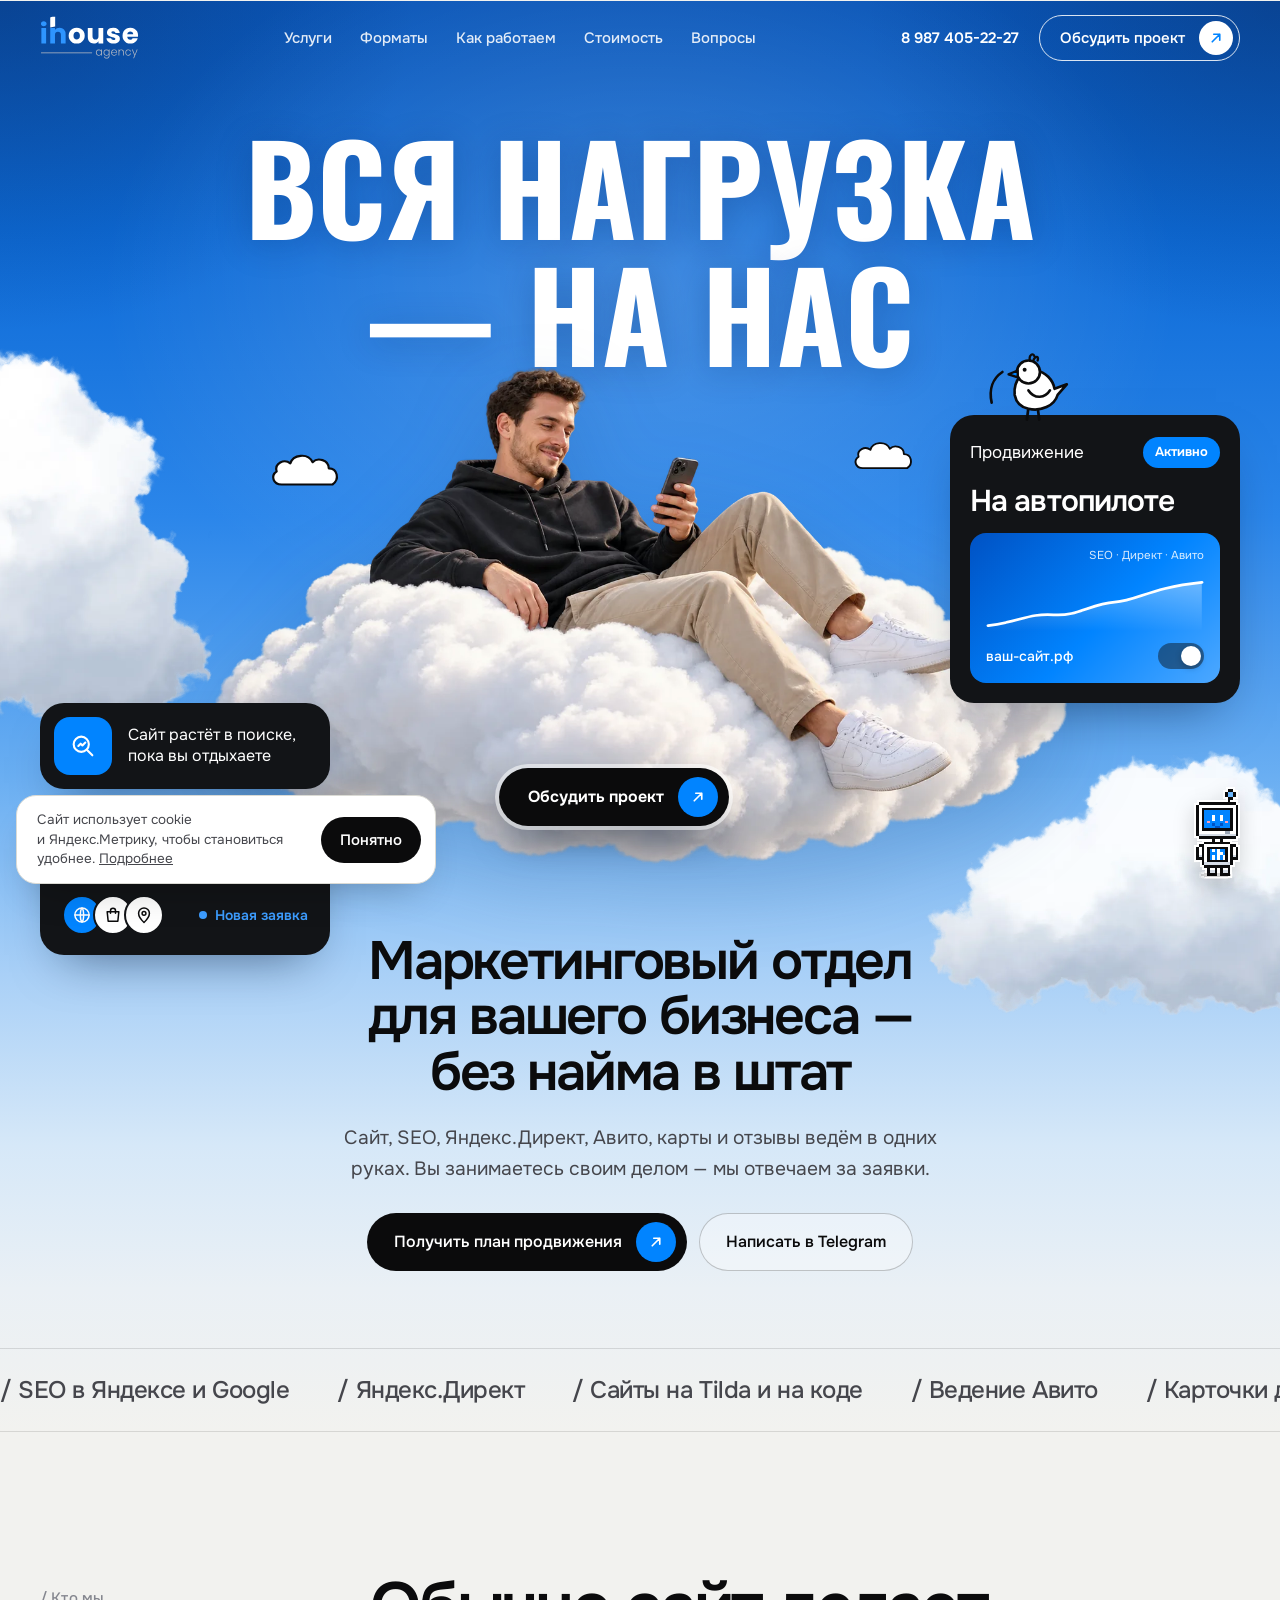
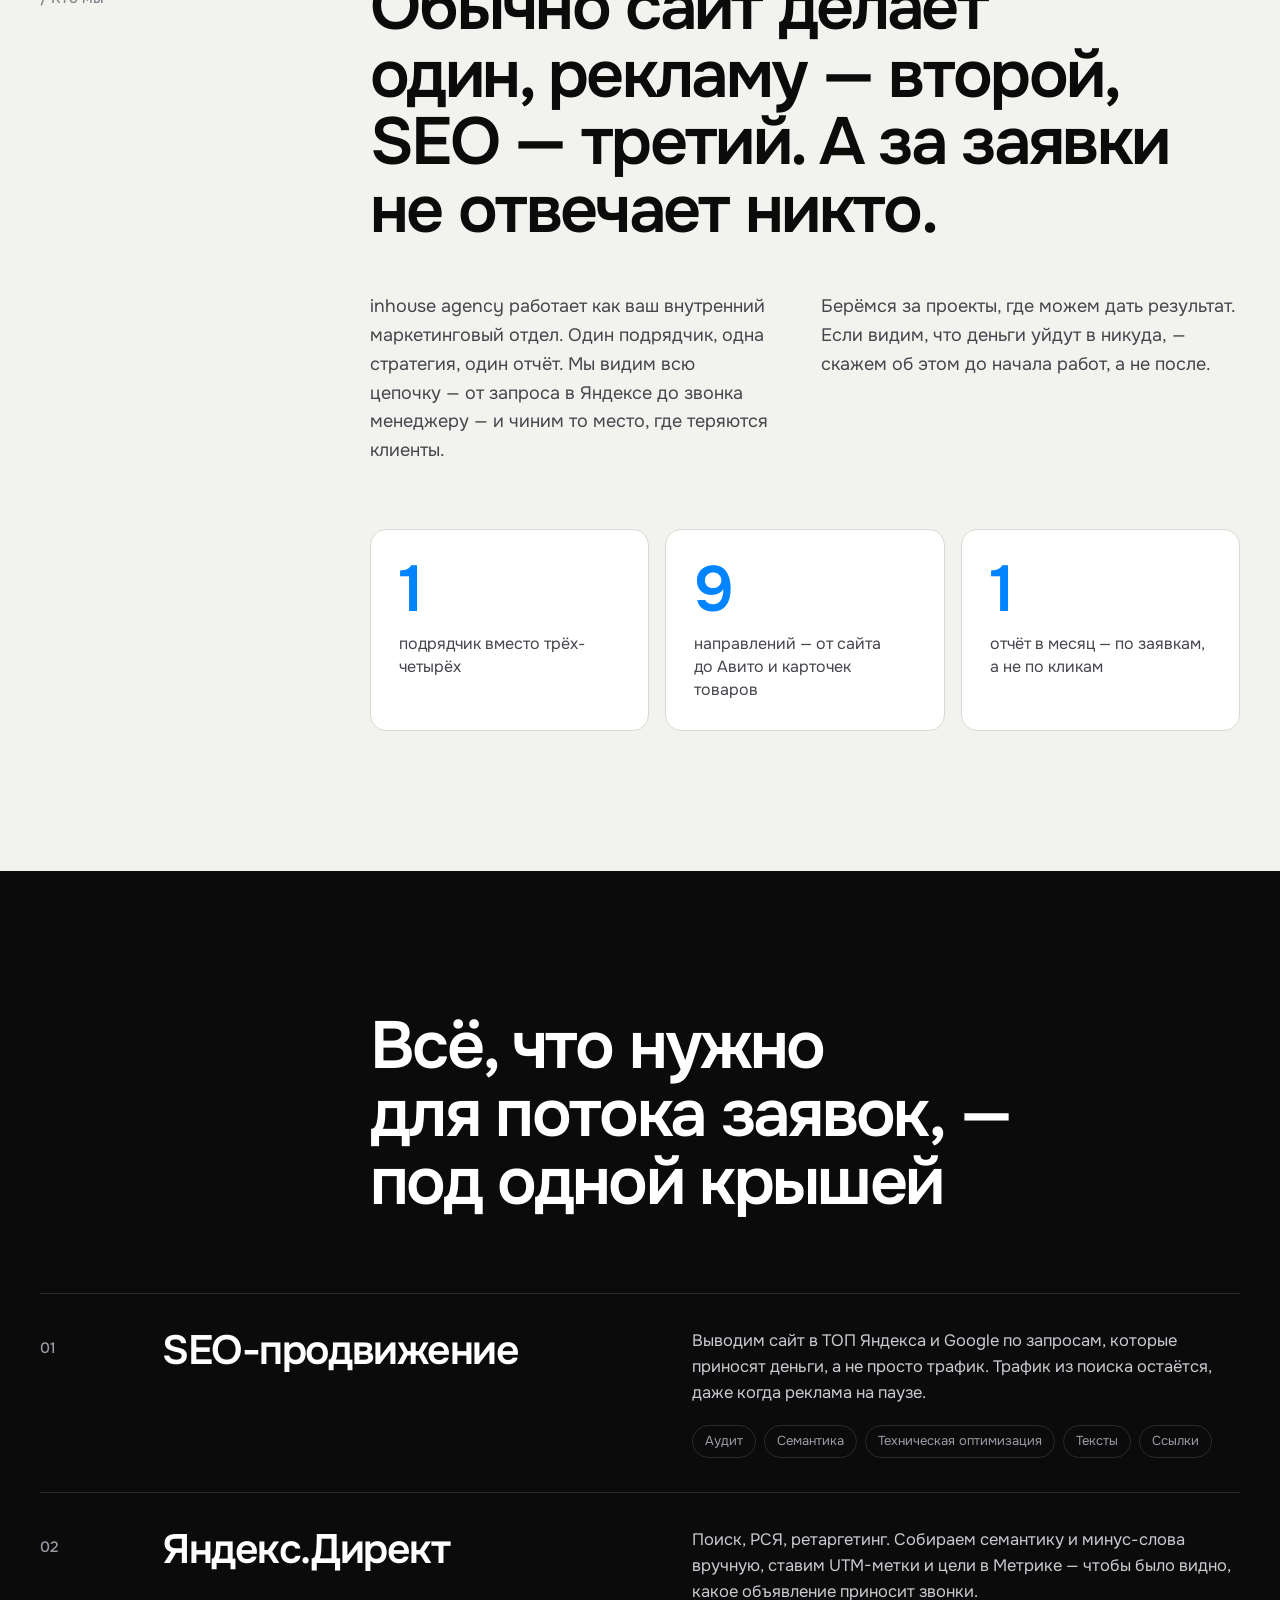
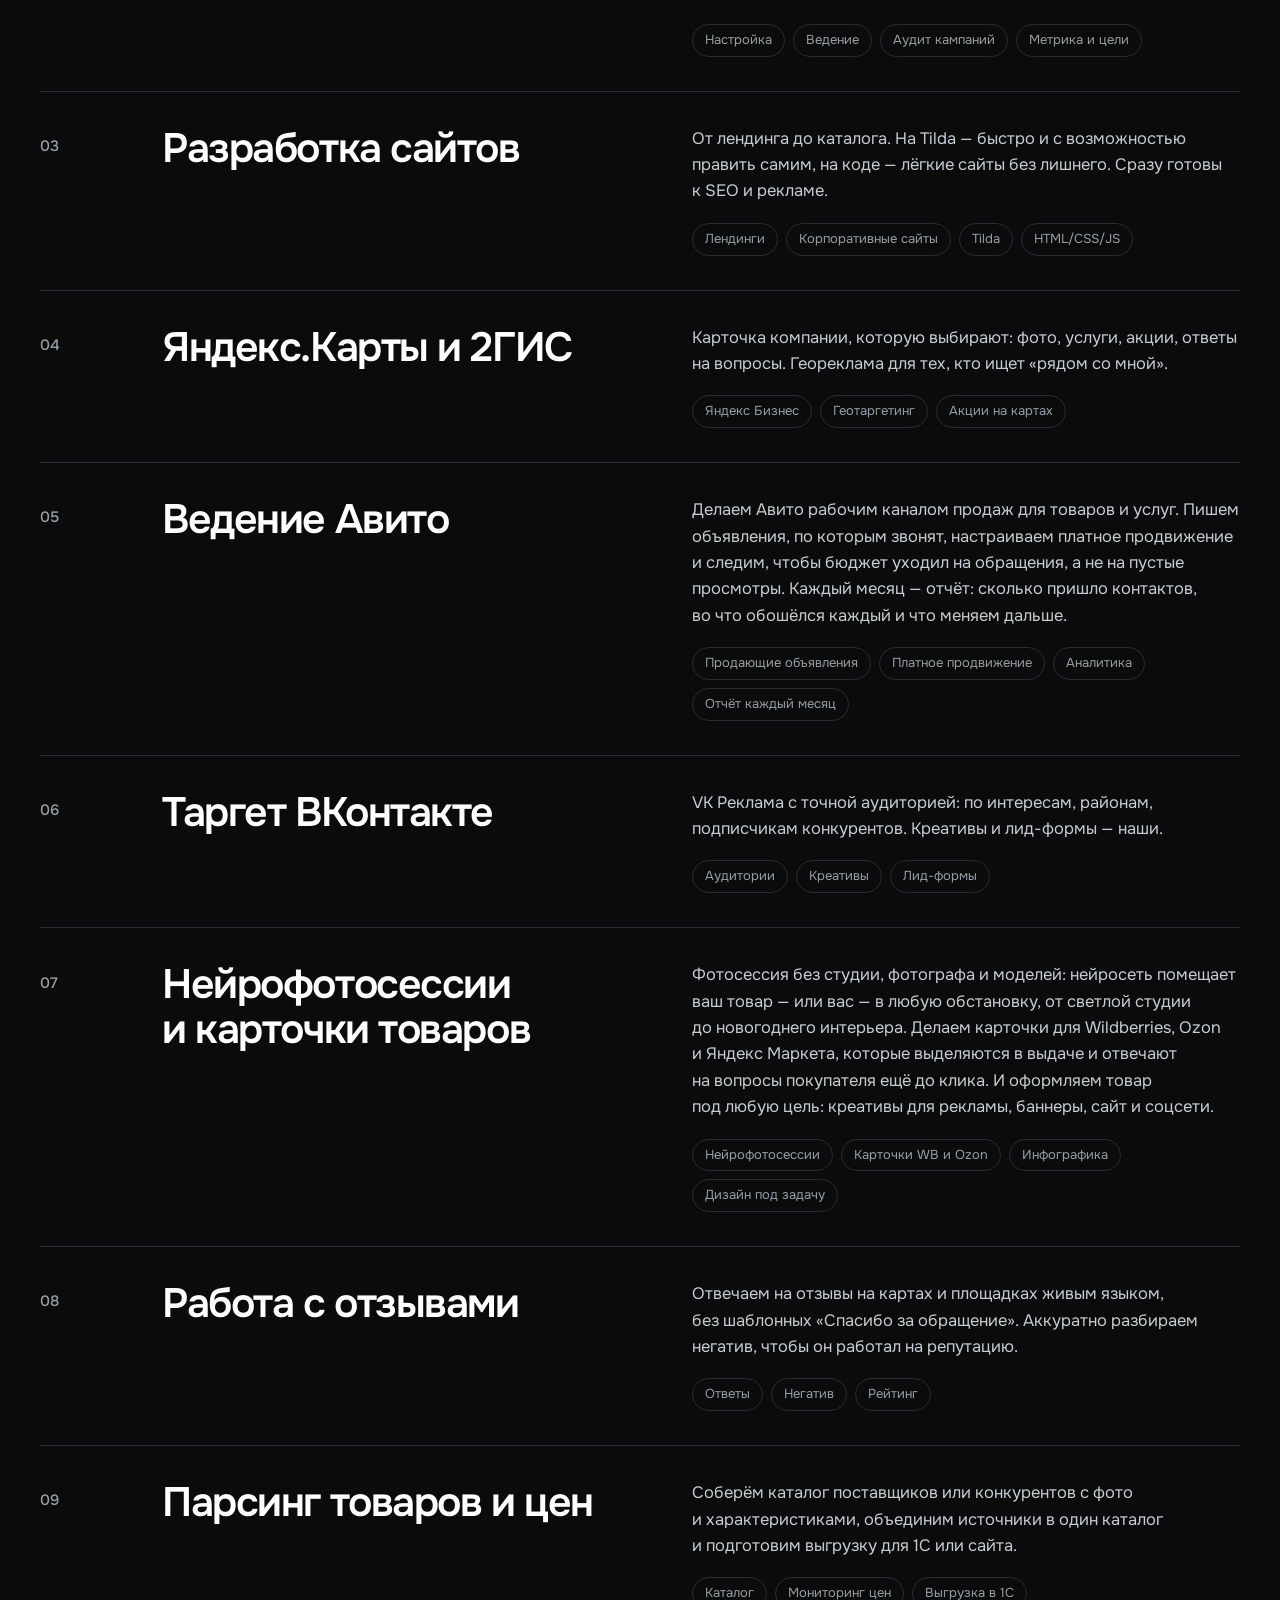
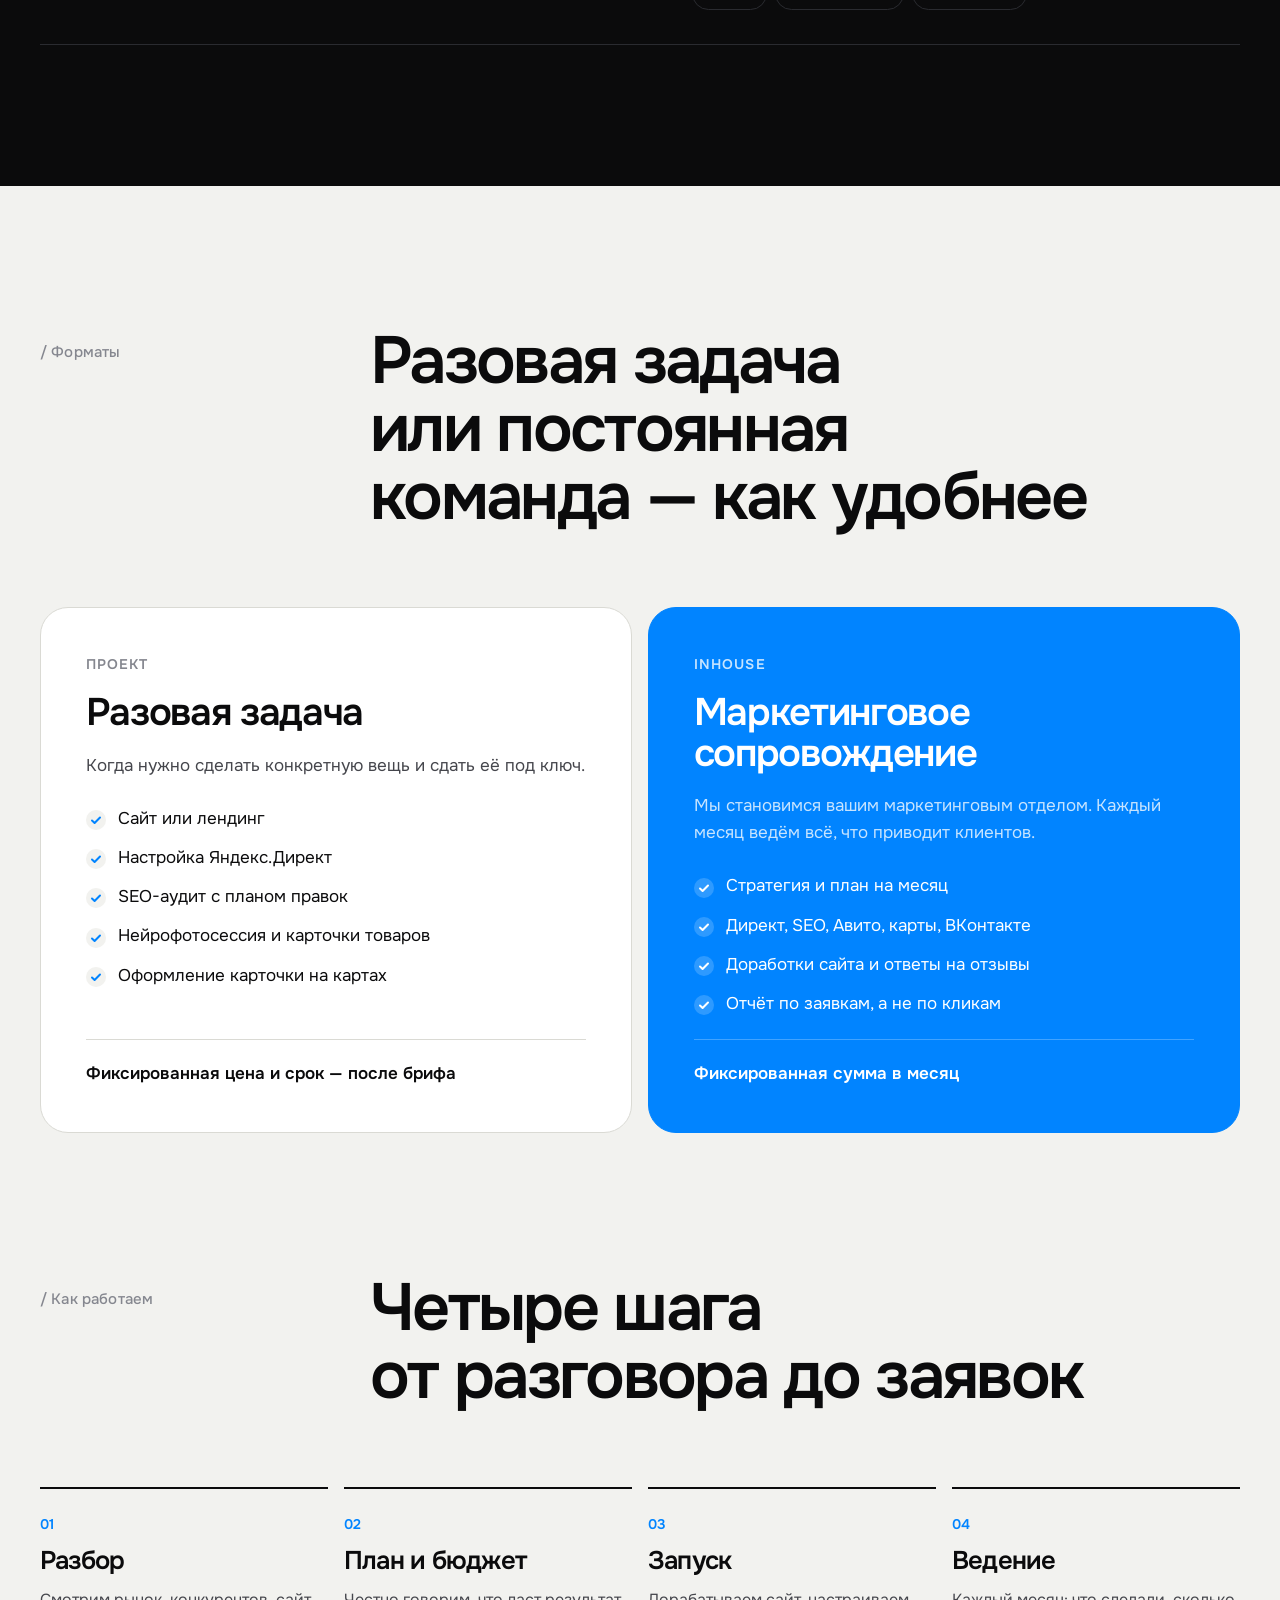
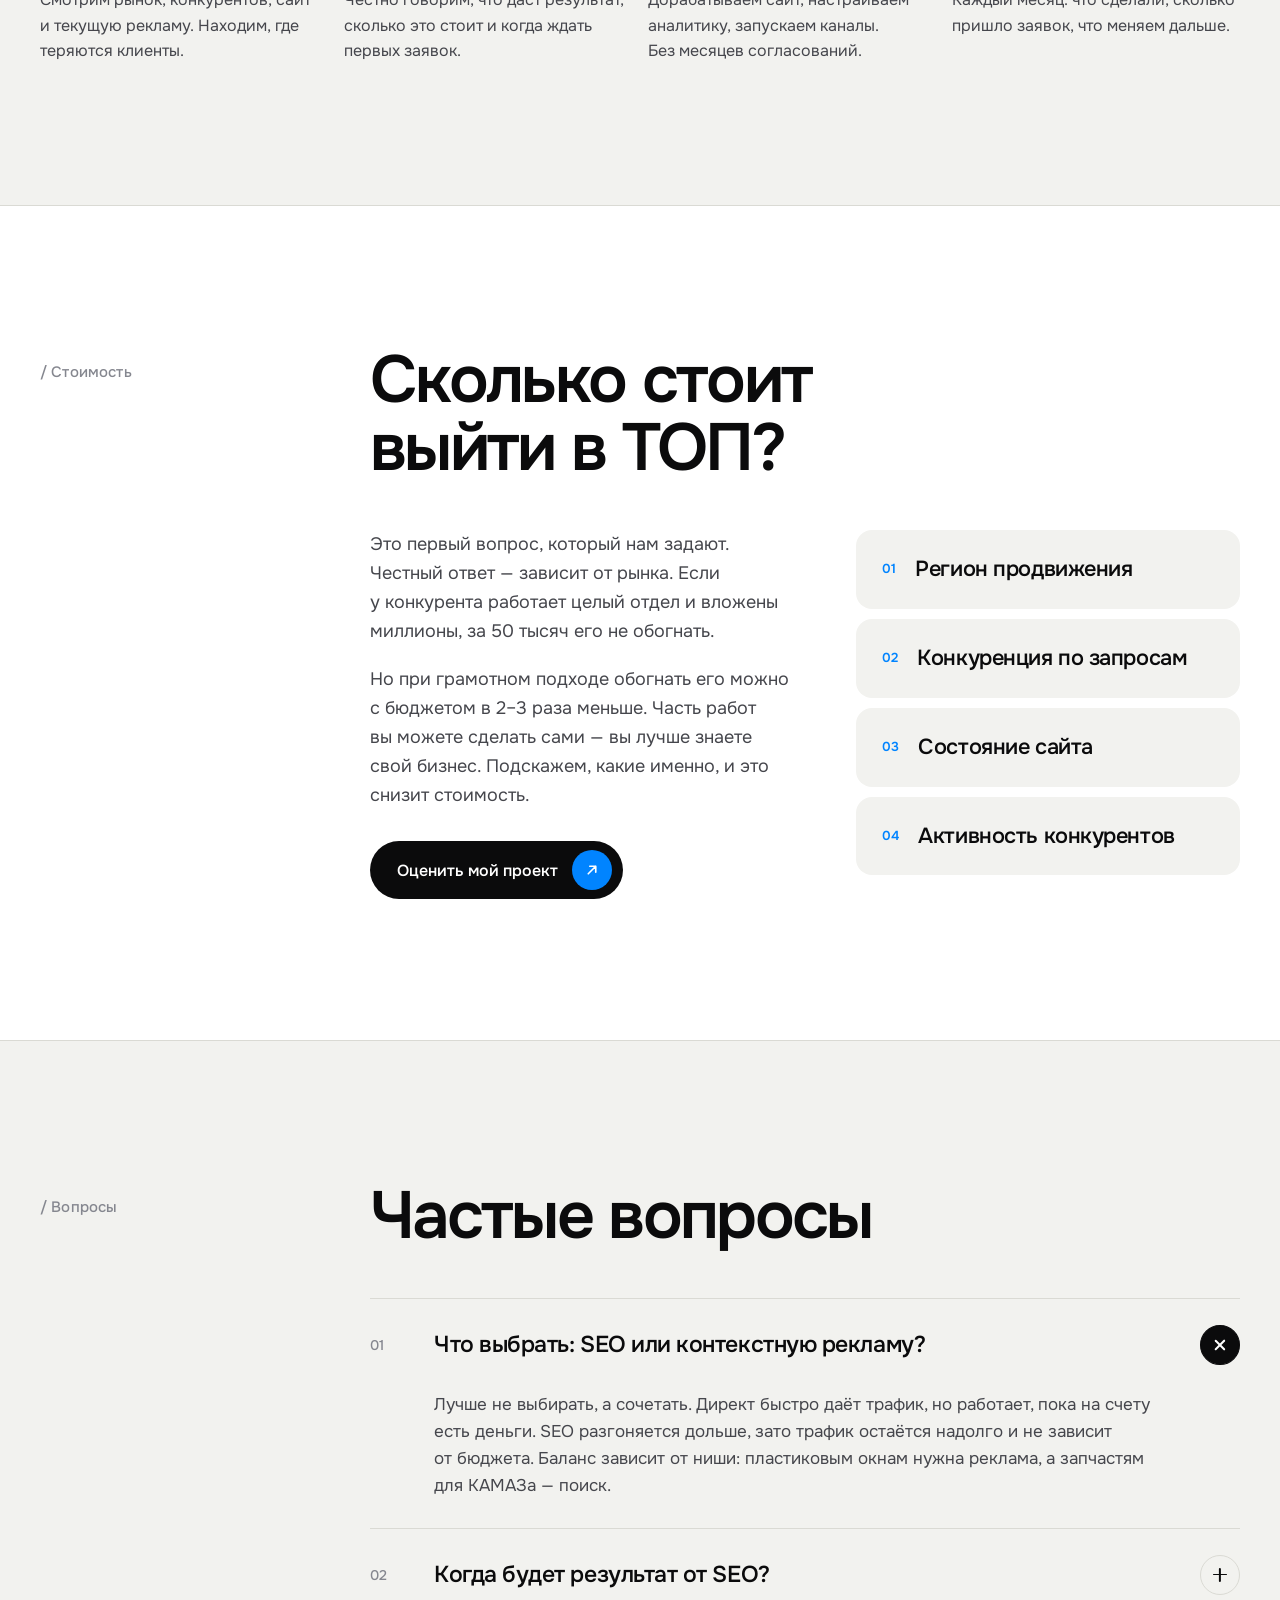
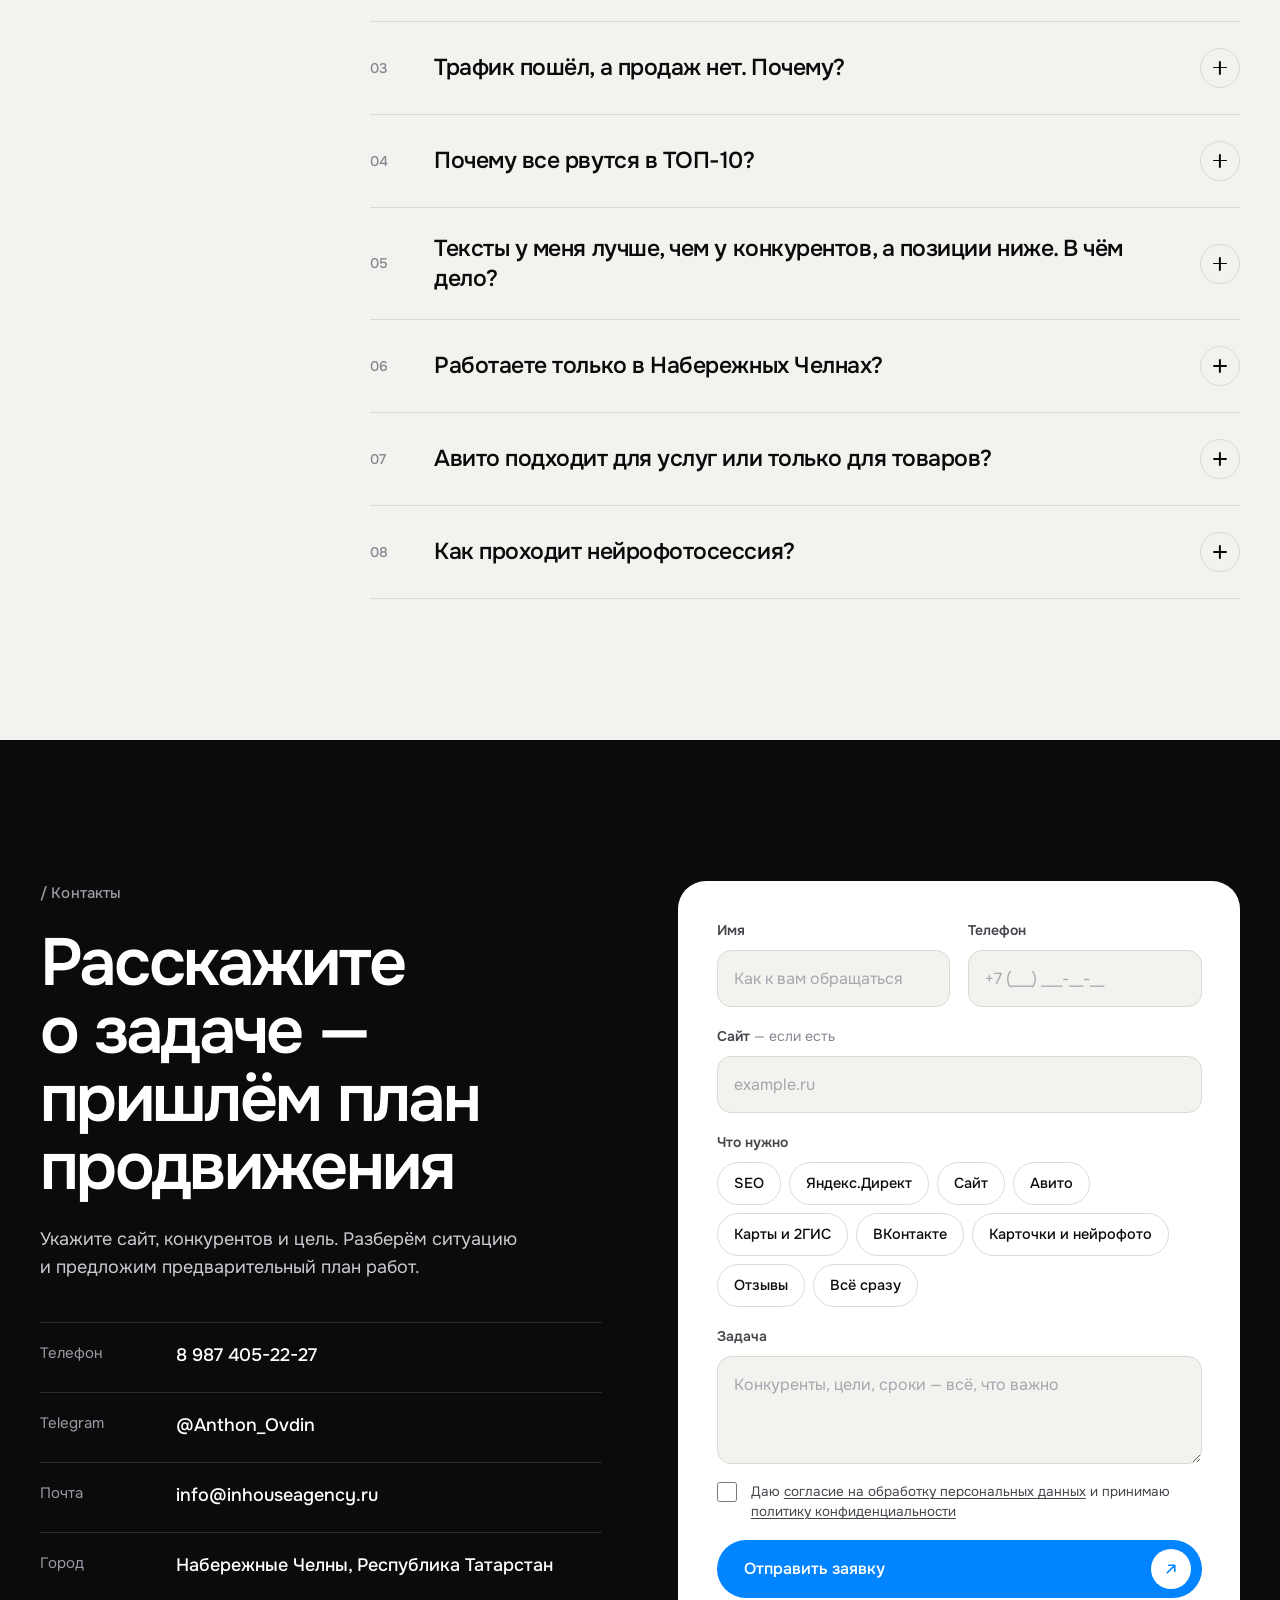
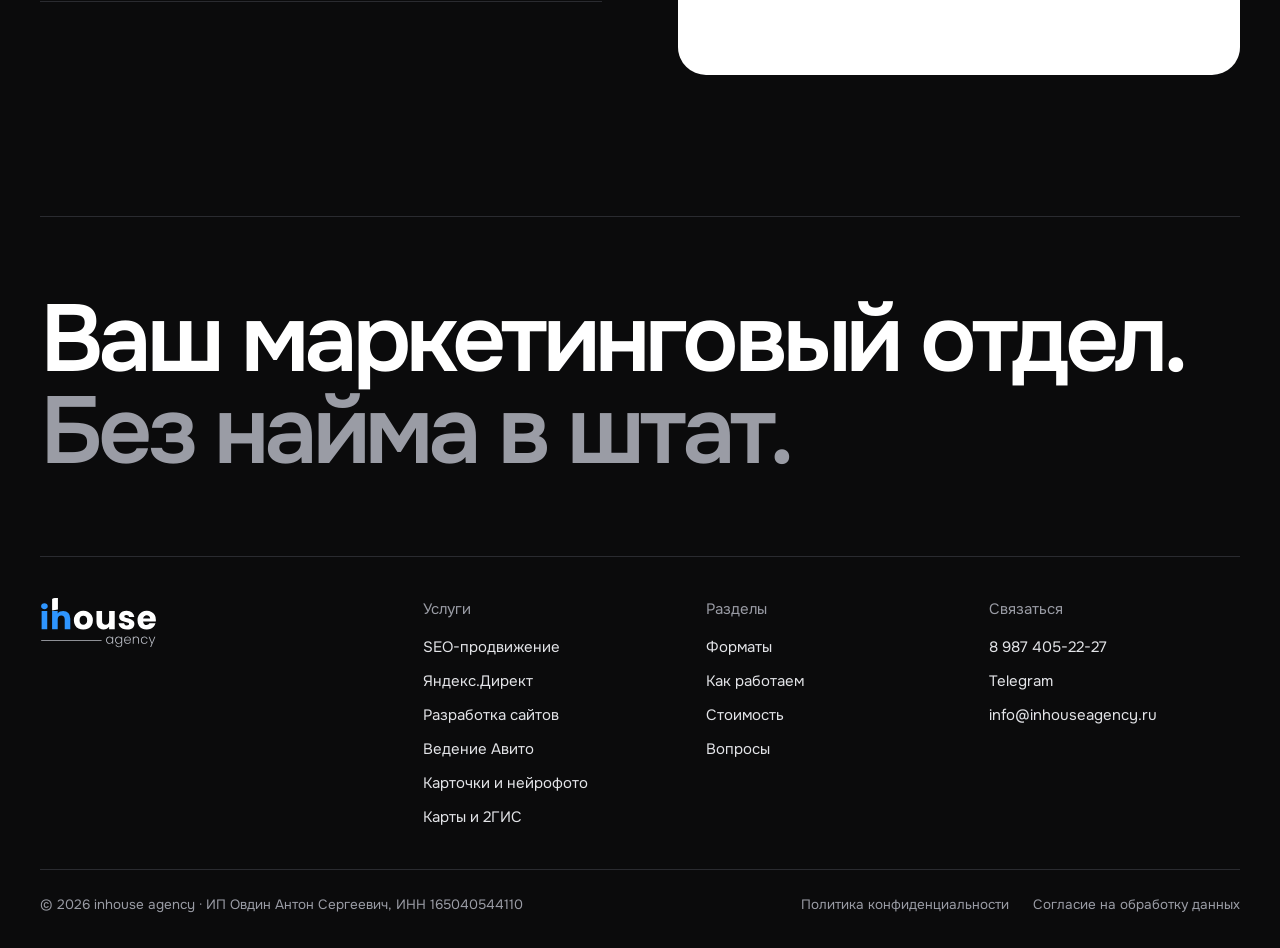
<file: index.html>
<!doctype html>
<html lang="ru">
<head>
<meta charset="utf-8">
<meta name="viewport" content="width=device-width, initial-scale=1, viewport-fit=cover">
<title>inhouse agency — SEO, Яндекс.Директ, Авито и сайты | Набережные Челны</title>
<meta name="description" content="Маркетинговый отдел без найма в штат: SEO, Яндекс.Директ, ведение Авито, сайты, карточки для маркетплейсов и нейрофотосессии. Набережные Челны и вся Россия.">
<link rel="canonical" href="https://inhouseagency.ru/">
<meta name="theme-color" content="#0A56B8">
<meta property="og:type" content="website">
<meta property="og:locale" content="ru_RU">
<meta property="og:site_name" content="inhouse agency">
<meta property="og:title" content="inhouse agency — маркетинговый отдел без найма в штат">
<meta property="og:description" content="SEO, Директ, Авито, сайты и карточки товаров — в одних руках. Отвечаем за заявки, а не за отчёты.">
<meta property="og:url" content="https://inhouseagency.ru/">
<meta property="og:image" content="https://inhouseagency.ru/assets/img/og.png">
<meta name="twitter:card" content="summary_large_image">
<link rel="icon" href="/favicon.svg" type="image/svg+xml">
<link rel="icon" href="/favicon-120.png" sizes="120x120" type="image/png">
<link rel="apple-touch-icon" href="/apple-touch-icon.png">
<link rel="preload" href="assets/fonts/onest-var.woff2" as="font" type="font/woff2" crossorigin>
<link rel="preload" href="assets/fonts/oswald-700-caps.woff2" as="font" type="font/woff2" crossorigin>
<link rel="preload" as="image" type="image/webp" href="assets/img/hero/hero-man-1400.webp" imagesrcset="assets/img/hero/hero-man-800.webp 800w, assets/img/hero/hero-man-1400.webp 1400w" imagesizes="(max-width: 1099px) 112vw, 70vw">
<link rel="stylesheet" href="assets/css/style.css?v=20261031f">
<script type="application/ld+json">
{
  "@context": "https://schema.org",
  "@type": "ProfessionalService",
  "name": "inhouse agency",
  "url": "https://inhouseagency.ru/",
  "logo": "https://inhouseagency.ru/assets/img/logo.svg",
  "image": "https://inhouseagency.ru/assets/img/og.png",
  "telephone": "+7 987 405-22-27",
  "email": "info@inhouseagency.ru",
  "address": {"@type": "PostalAddress", "addressLocality": "Набережные Челны", "addressRegion": "Республика Татарстан", "addressCountry": "RU"},
  "areaServed": {"@type": "Country", "name": "Россия"},
  "description": "SEO-продвижение, контекстная реклама в Яндекс.Директ, ведение Авито, разработка сайтов, карточки товаров для маркетплейсов и нейрофотосессии, геомаркетинг, таргет ВКонтакте и работа с отзывами."
}
</script>
<!-- Яндекс.Метрика: вставь сюда код счётчика, а его номер — в CONFIG.metrikaId в assets/js/main.js -->
</head>
<body>
<a class="skip" href="#main">К содержанию</a>

<header class="header is-sky" id="top">
  <div class="container header__in">
    <a class="header__logo" href="#top" aria-label="inhouse agency — на главную">
      <img class="logo-dark" src="assets/img/logo.svg" alt="inhouse agency" width="150" height="67">
      <img class="logo-light" src="assets/img/logo-light.svg" alt="" width="150" height="67" aria-hidden="true">
    </a>
    <nav class="nav" aria-label="Основное меню">
      <a href="#services">Услуги</a>
      <a href="#format">Форматы</a>
      <a href="#process">Как работаем</a>
      <a href="#price">Стоимость</a>
      <a href="#faq">Вопросы</a>
    </nav>
    <div class="header__cta">
      <a class="header__phone" href="tel:+79874052227" data-goal="click_phone">8 987 405-22-27</a>
      <a class="btn btn--dark btn--sm" href="#contacts">Обсудить проект <span class="btn__ico" aria-hidden="true"><svg viewBox="0 0 24 24"><path d="M7 17 17 7M9 7h8v8"/></svg></span></a>
    </div>
    <button class="burger" type="button" aria-label="Открыть меню" aria-expanded="false" aria-controls="menu"><span></span><span></span></button>
  </div>
</header>

<div class="menu" id="menu" hidden>
  <nav class="menu__nav" aria-label="Мобильное меню">
    <a href="#services">Услуги</a>
    <a href="#format">Форматы</a>
    <a href="#process">Как работаем</a>
    <a href="#price">Стоимость</a>
    <a href="#faq">Вопросы</a>
    <a href="#contacts">Контакты</a>
  </nav>
  <div class="menu__foot">
    <a class="menu__phone" href="tel:+79874052227" data-goal="click_phone">8 987 405-22-27</a>
    <a class="btn btn--accent" href="https://t.me/Anthon_Ovdin" target="_blank" rel="noopener" data-goal="click_telegram">Написать в Telegram</a>
  </div>
</div>

<main id="main">

  <!-- HERO -->
  <section class="hero hero--sky" id="hero">
    <div class="hero__bg" aria-hidden="true">
      <img class="hero__side hero__side--left" src="assets/img/hero/cloud-left.webp" alt="" width="738" height="763" decoding="async">
      <img class="hero__side hero__side--right" src="assets/img/hero/cloud-right.webp" alt="" width="1087" height="521" decoding="async">
    </div>

    <div class="container">
      <div class="hero__scene">
        <h1 class="hero__title"><span>Вся нагрузка</span> <span>— на&nbsp;нас</span></h1>

        <i class="hero__doodle hero__doodle--a"><svg viewBox="0 0 120 64" aria-hidden="true"><path d="M22 54 C8 54 4 40 14 33 C10 20 26 12 36 20 C40 6 64 2 72 18 C80 10 98 14 98 28 C112 28 116 46 104 54 Z" fill="#fff" stroke="#0B0B0C" stroke-width="3.5" stroke-linejoin="round"/></svg></i>
        <i class="hero__doodle hero__doodle--b"><svg viewBox="0 0 120 64" aria-hidden="true"><path d="M22 54 C8 54 4 40 14 33 C10 20 26 12 36 20 C40 6 64 2 72 18 C80 10 98 14 98 28 C112 28 116 46 104 54 Z" fill="#fff" stroke="#0B0B0C" stroke-width="3.5" stroke-linejoin="round"/></svg></i>

        <div class="hero__stage">
          <img class="hero__photo" src="assets/img/hero/hero-man-1400.webp" srcset="assets/img/hero/hero-man-800.webp 800w, assets/img/hero/hero-man-1400.webp 1400w" sizes="(max-width: 1099px) 112vw, 70vw" width="1400" height="822" fetchpriority="high" alt="Мужчина в худи спокойно сидит на облаке и смотрит в телефон — продвижение берём на себя">
          <a class="btn btn--dark hero__cta" href="#contacts">Обсудить проект <span class="btn__ico" aria-hidden="true"><svg viewBox="0 0 24 24"><path d="M7 17 17 7M9 7h8v8"/></svg></span></a>
        </div>

        <div class="hero__cards">
          <div class="hcard hcard--a">
            <span class="hcard__ico" aria-hidden="true"><svg viewBox="0 0 24 24"><circle cx="10.5" cy="10.5" r="6.5"/><path d="m20 20-4.5-4.5M8 12l2-2 1.5 1.5L14 9"/></svg></span>
            <p>Сайт растёт в&nbsp;поиске, пока вы&nbsp;отдыхаете</p>
          </div>
          <div class="hcard hcard--b">
            <p class="hcard__title">Заявки приходят сами</p>
            <p class="hcard__muted">Сайт · Авито · Карты · ВКонтакте</p>
            <div class="hcard__row">
              <span class="hcard__icons" aria-hidden="true">
                <i><svg viewBox="0 0 24 24"><circle cx="12" cy="12" r="8.5"/><path d="M3.5 12h17M12 3.5c2.6 2.6 2.6 14.4 0 17M12 3.5c-2.6 2.6-2.6 14.4 0 17"/></svg></i>
                <i><svg viewBox="0 0 24 24"><path d="M5 8h14l-1.2 11.5H6.2Z"/><path d="M9 10V7a3 3 0 0 1 6 0v3"/></svg></i>
                <i><svg viewBox="0 0 24 24"><path d="M12 21s-6.5-6-6.5-11a6.5 6.5 0 0 1 13 0c0 5-6.5 11-6.5 11Z"/><circle cx="12" cy="10" r="2.3"/></svg></i>
              </span>
              <span class="hcard__new"><b></b>Новая заявка</span>
            </div>
          </div>
          <div class="hcard hcard--c">
            <svg class="hcard__bird" viewBox="0 0 120 96" aria-hidden="true">
              <path d="M10 70 C6 52 12 38 24 30" fill="none" stroke="#0B0B0C" stroke-width="3.5" stroke-linecap="round"/>
              <path d="M58 76 L56 92 M70 76 L72 92" stroke="#0B0B0C" stroke-width="3.5" stroke-linecap="round"/>
              <path d="M40 60 C38 40 52 26 68 28 C80 30 90 40 92 52 L108 46 L96 60 C92 74 74 82 58 78 C48 76 42 70 40 60 Z" fill="#fff" stroke="#0B0B0C" stroke-width="3.5" stroke-linejoin="round"/>
              <circle cx="58" cy="30" r="15" fill="#fff" stroke="#0B0B0C" stroke-width="3.5"/>
              <path d="M44 28 L32 33 L44 37 Z" fill="#0184FF" stroke="#0B0B0C" stroke-width="3" stroke-linejoin="round"/>
              <circle cx="53" cy="27" r="2.6" fill="#0B0B0C"/>
              <path d="M60 15 C58 8 64 4 66 10 M64 16 C66 9 72 8 70 15" fill="none" stroke="#0B0B0C" stroke-width="3" stroke-linecap="round"/>
              <path d="M58 54 C66 66 80 64 86 54" fill="none" stroke="#0B0B0C" stroke-width="3.5" stroke-linecap="round"/>
            </svg>
            <div class="hcard__head"><p>Продвижение</p><span class="hcard__pill">Активно</span></div>
            <p class="hcard__big">На&nbsp;автопилоте</p>
            <div class="hcard__inner">
              <span class="hcard__label">SEO · Директ · Авито</span>
              <svg class="hcard__spark" viewBox="0 0 200 60" preserveAspectRatio="none" aria-hidden="true"><path d="M2 54 C30 50 40 40 62 42 S96 30 118 28 S150 12 198 6" fill="none" stroke="#fff" stroke-width="3" stroke-linecap="round"/><path d="M2 54 C30 50 40 40 62 42 S96 30 118 28 S150 12 198 6 V60 H2 Z" fill="url(#sparkfill)"/><defs><linearGradient id="sparkfill" x1="0" y1="0" x2="0" y2="1"><stop offset="0" stop-color="#fff" stop-opacity=".35"/><stop offset="1" stop-color="#fff" stop-opacity="0"/></linearGradient></defs></svg>
              <div class="hcard__foot"><span>ваш-сайт.рф</span><span class="hcard__toggle" aria-hidden="true"></span></div>
            </div>
          </div>
        </div>
      </div>

      <div class="hero__bottom">
        <p class="hero__sub">Маркетинговый отдел для&nbsp;вашего бизнеса&nbsp;— без&nbsp;найма в&nbsp;штат</p>
        <p class="hero__lead">Сайт, SEO, Яндекс.Директ, Авито, карты и&nbsp;отзывы ведём в&nbsp;одних руках. Вы&nbsp;занимаетесь своим делом&nbsp;— мы&nbsp;отвечаем за&nbsp;заявки.</p>
        <div class="hero__actions">
          <a class="btn btn--dark" href="#contacts">Получить план продвижения <span class="btn__ico" aria-hidden="true"><svg viewBox="0 0 24 24"><path d="M7 17 17 7M9 7h8v8"/></svg></span></a>
          <a class="btn btn--ghost" href="https://t.me/Anthon_Ovdin" target="_blank" rel="noopener" data-goal="click_telegram">Написать в&nbsp;Telegram</a>
        </div>
      </div>
    </div>

    <div class="ticker" aria-label="Направления работы">
      <div class="ticker__track">
        <span>/ SEO в Яндексе и Google</span><span>/ Яндекс.Директ</span><span>/ Сайты на Tilda и на коде</span><span>/ Ведение Авито</span><span>/ Карточки для маркетплейсов</span><span>/ Нейрофотосессии</span><span>/ Яндекс.Карты и 2ГИС</span><span>/ Таргет ВКонтакте</span><span>/ Работа с отзывами</span><span>/ Парсинг товаров и цен</span>
        <span aria-hidden="true">/ SEO в Яндексе и Google</span><span aria-hidden="true">/ Яндекс.Директ</span><span aria-hidden="true">/ Сайты на Tilda и на коде</span><span aria-hidden="true">/ Ведение Авито</span><span aria-hidden="true">/ Карточки для маркетплейсов</span><span aria-hidden="true">/ Нейрофотосессии</span><span aria-hidden="true">/ Яндекс.Карты и 2ГИС</span><span aria-hidden="true">/ Таргет ВКонтакте</span><span aria-hidden="true">/ Работа с отзывами</span><span aria-hidden="true">/ Парсинг товаров и цен</span>
      </div>
    </div>
  </section>

  <!-- ABOUT -->
  <section class="section about" id="about">
    <div class="container grid-label">
      <p class="label reveal">/ Кто мы</p>
      <div>
        <h2 class="h2 reveal">Обычно сайт делает один, рекламу&nbsp;— второй, SEO&nbsp;— третий. А&nbsp;за&nbsp;заявки не&nbsp;отвечает никто.</h2>
        <div class="about__cols">
          <p class="reveal">inhouse agency работает как ваш внутренний маркетинговый отдел. Один подрядчик, одна стратегия, один отчёт. Мы&nbsp;видим всю цепочку&nbsp;— от&nbsp;запроса в&nbsp;Яндексе до&nbsp;звонка менеджеру&nbsp;— и&nbsp;чиним то&nbsp;место, где теряются клиенты.</p>
          <p class="reveal">Берёмся за&nbsp;проекты, где можем дать результат. Если видим, что деньги уйдут в&nbsp;никуда,&nbsp;— скажем об&nbsp;этом до&nbsp;начала работ, а&nbsp;не&nbsp;после.</p>
        </div>
        <ul class="facts">
          <li class="reveal"><b>1</b><span>подрядчик вместо трёх-четырёх</span></li>
          <li class="reveal"><b>9</b><span>направлений&nbsp;— от&nbsp;сайта до&nbsp;Авито и&nbsp;карточек товаров</span></li>
          <li class="reveal"><b>1</b><span>отчёт в&nbsp;месяц&nbsp;— по&nbsp;заявкам, а&nbsp;не&nbsp;по&nbsp;кликам</span></li>
        </ul>
      </div>
    </div>
  </section>

  <!-- SERVICES -->
  <section class="section section--dark services" id="services">
    <div class="container">
      <div class="grid-label">
        <p class="label reveal">/ Услуги</p>
        <h2 class="h2 reveal">Всё, что нужно для&nbsp;потока заявок,&nbsp;— под&nbsp;одной крышей</h2>
      </div>
      <ol class="svc">
        <li class="svc__row reveal">
          <span class="svc__num">01</span>
          <h3 class="svc__title">SEO-продвижение</h3>
          <div class="svc__body">
            <p>Выводим сайт в&nbsp;ТОП Яндекса и&nbsp;Google по&nbsp;запросам, которые приносят деньги, а&nbsp;не&nbsp;просто трафик. Трафик из&nbsp;поиска остаётся, даже когда реклама на&nbsp;паузе.</p>
            <ul class="tags"><li>Аудит</li><li>Семантика</li><li>Техническая оптимизация</li><li>Тексты</li><li>Ссылки</li></ul>
          </div>
        </li>
        <li class="svc__row reveal">
          <span class="svc__num">02</span>
          <h3 class="svc__title">Яндекс.Директ</h3>
          <div class="svc__body">
            <p>Поиск, РСЯ, ретаргетинг. Собираем семантику и&nbsp;минус-слова вручную, ставим UTM-метки и&nbsp;цели в&nbsp;Метрике&nbsp;— чтобы было видно, какое объявление приносит звонки.</p>
            <ul class="tags"><li>Настройка</li><li>Ведение</li><li>Аудит кампаний</li><li>Метрика и&nbsp;цели</li></ul>
          </div>
        </li>
        <li class="svc__row reveal">
          <span class="svc__num">03</span>
          <h3 class="svc__title">Разработка сайтов</h3>
          <div class="svc__body">
            <p>От&nbsp;лендинга до&nbsp;каталога. На&nbsp;Tilda&nbsp;— быстро и&nbsp;с&nbsp;возможностью править самим, на&nbsp;коде&nbsp;— лёгкие сайты без&nbsp;лишнего. Сразу готовы к&nbsp;SEO и&nbsp;рекламе.</p>
            <ul class="tags"><li>Лендинги</li><li>Корпоративные сайты</li><li>Tilda</li><li>HTML/CSS/JS</li></ul>
          </div>
        </li>
        <li class="svc__row reveal">
          <span class="svc__num">04</span>
          <h3 class="svc__title">Яндекс.Карты и&nbsp;2ГИС</h3>
          <div class="svc__body">
            <p>Карточка компании, которую выбирают: фото, услуги, акции, ответы на&nbsp;вопросы. Геореклама для&nbsp;тех, кто ищет «рядом со&nbsp;мной».</p>
            <ul class="tags"><li>Яндекс Бизнес</li><li>Геотаргетинг</li><li>Акции на&nbsp;картах</li></ul>
          </div>
        </li>
        <li class="svc__row reveal">
          <span class="svc__num">05</span>
          <h3 class="svc__title">Ведение Авито</h3>
          <div class="svc__body">
            <p>Делаем Авито рабочим каналом продаж для&nbsp;товаров и&nbsp;услуг. Пишем объявления, по&nbsp;которым звонят, настраиваем платное продвижение и&nbsp;следим, чтобы бюджет уходил на&nbsp;обращения, а&nbsp;не&nbsp;на&nbsp;пустые просмотры. Каждый месяц&nbsp;— отчёт: сколько пришло контактов, во&nbsp;что обошёлся каждый и&nbsp;что меняем дальше.</p>
            <ul class="tags"><li>Продающие объявления</li><li>Платное продвижение</li><li>Аналитика</li><li>Отчёт каждый месяц</li></ul>
          </div>
        </li>
        <li class="svc__row reveal">
          <span class="svc__num">06</span>
          <h3 class="svc__title">Таргет ВКонтакте</h3>
          <div class="svc__body">
            <p>VK&nbsp;Реклама с&nbsp;точной аудиторией: по&nbsp;интересам, районам, подписчикам конкурентов. Креативы и&nbsp;лид-формы&nbsp;— наши.</p>
            <ul class="tags"><li>Аудитории</li><li>Креативы</li><li>Лид-формы</li></ul>
          </div>
        </li>
        <li class="svc__row reveal">
          <span class="svc__num">07</span>
          <h3 class="svc__title">Нейрофотосессии и&nbsp;карточки товаров</h3>
          <div class="svc__body">
            <p>Фотосессия без&nbsp;студии, фотографа и&nbsp;моделей: нейросеть помещает ваш товар&nbsp;— или вас&nbsp;— в&nbsp;любую обстановку, от&nbsp;светлой студии до&nbsp;новогоднего интерьера. Делаем карточки для&nbsp;Wildberries, Ozon и&nbsp;Яндекс Маркета, которые выделяются в&nbsp;выдаче и&nbsp;отвечают на&nbsp;вопросы покупателя ещё до&nbsp;клика. И&nbsp;оформляем товар под&nbsp;любую цель: креативы для&nbsp;рекламы, баннеры, сайт и&nbsp;соцсети.</p>
            <ul class="tags"><li>Нейрофотосессии</li><li>Карточки WB и&nbsp;Ozon</li><li>Инфографика</li><li>Дизайн под&nbsp;задачу</li></ul>
          </div>
        </li>
        <li class="svc__row reveal">
          <span class="svc__num">08</span>
          <h3 class="svc__title">Работа с&nbsp;отзывами</h3>
          <div class="svc__body">
            <p>Отвечаем на&nbsp;отзывы на&nbsp;картах и&nbsp;площадках живым языком, без&nbsp;шаблонных «Спасибо за&nbsp;обращение». Аккуратно разбираем негатив, чтобы он&nbsp;работал на&nbsp;репутацию.</p>
            <ul class="tags"><li>Ответы</li><li>Негатив</li><li>Рейтинг</li></ul>
          </div>
        </li>
        <li class="svc__row reveal">
          <span class="svc__num">09</span>
          <h3 class="svc__title">Парсинг товаров и&nbsp;цен</h3>
          <div class="svc__body">
            <p>Соберём каталог поставщиков или конкурентов с&nbsp;фото и&nbsp;характеристиками, объединим источники в&nbsp;один каталог и&nbsp;подготовим выгрузку для&nbsp;1С или сайта.</p>
            <ul class="tags"><li>Каталог</li><li>Мониторинг цен</li><li>Выгрузка в&nbsp;1С</li></ul>
          </div>
        </li>
      </ol>
    </div>
  </section>

  <!-- FORMAT -->
  <section class="section format" id="format">
    <div class="container">
      <div class="grid-label">
        <p class="label reveal">/ Форматы</p>
        <h2 class="h2 reveal">Разовая задача или&nbsp;постоянная команда&nbsp;— как удобнее</h2>
      </div>
      <div class="format__grid">
        <article class="card reveal">
          <p class="card__kicker">Проект</p>
          <h3 class="card__title">Разовая задача</h3>
          <p class="card__text">Когда нужно сделать конкретную вещь и&nbsp;сдать её&nbsp;под ключ.</p>
          <ul class="ticks">
            <li>Сайт или лендинг</li>
            <li>Настройка Яндекс.Директ</li>
            <li>SEO-аудит с&nbsp;планом правок</li>
            <li>Нейрофотосессия и&nbsp;карточки товаров</li>
            <li>Оформление карточки на&nbsp;картах</li>
          </ul>
          <p class="card__note">Фиксированная цена и&nbsp;срок&nbsp;— после брифа</p>
        </article>
        <article class="card card--accent reveal">
          <p class="card__kicker">inhouse</p>
          <h3 class="card__title">Маркетинговое сопровождение</h3>
          <p class="card__text">Мы&nbsp;становимся вашим маркетинговым отделом. Каждый месяц ведём всё, что приводит клиентов.</p>
          <ul class="ticks">
            <li>Стратегия и&nbsp;план на&nbsp;месяц</li>
            <li>Директ, SEO, Авито, карты, ВКонтакте</li>
            <li>Доработки сайта и&nbsp;ответы на&nbsp;отзывы</li>
            <li>Отчёт по&nbsp;заявкам, а&nbsp;не&nbsp;по&nbsp;кликам</li>
          </ul>
          <p class="card__note">Фиксированная сумма в&nbsp;месяц</p>
        </article>
      </div>
    </div>
  </section>

  <!-- PROCESS -->
  <section class="section process" id="process">
    <div class="container">
      <div class="grid-label">
        <p class="label reveal">/ Как работаем</p>
        <h2 class="h2 reveal">Четыре шага от&nbsp;разговора до&nbsp;заявок</h2>
      </div>
      <ol class="steps">
        <li class="step reveal"><span class="step__num">01</span><h3>Разбор</h3><p>Смотрим рынок, конкурентов, сайт и&nbsp;текущую рекламу. Находим, где теряются клиенты.</p></li>
        <li class="step reveal"><span class="step__num">02</span><h3>План и&nbsp;бюджет</h3><p>Честно говорим, что даст результат, сколько это стоит и&nbsp;когда ждать первых заявок.</p></li>
        <li class="step reveal"><span class="step__num">03</span><h3>Запуск</h3><p>Дорабатываем сайт, настраиваем аналитику, запускаем каналы. Без&nbsp;месяцев согласований.</p></li>
        <li class="step reveal"><span class="step__num">04</span><h3>Ведение</h3><p>Каждый месяц: что сделали, сколько пришло заявок, что меняем дальше.</p></li>
      </ol>
    </div>
  </section>

  <!-- PRICE -->
  <section class="section price" id="price">
    <div class="container grid-label">
      <p class="label reveal">/ Стоимость</p>
      <div>
        <h2 class="h2 reveal">Сколько стоит выйти в&nbsp;ТОП?</h2>
        <div class="price__cols">
          <div class="price__text">
            <p class="reveal">Это первый вопрос, который нам задают. Честный ответ&nbsp;— зависит от&nbsp;рынка. Если у&nbsp;конкурента работает целый отдел и&nbsp;вложены миллионы, за&nbsp;50&nbsp;тысяч его не&nbsp;обогнать.</p>
            <p class="reveal">Но&nbsp;при грамотном подходе обогнать его можно с&nbsp;бюджетом в&nbsp;2–3&nbsp;раза меньше. Часть работ вы&nbsp;можете сделать сами&nbsp;— вы&nbsp;лучше знаете свой бизнес. Подскажем, какие именно, и&nbsp;это снизит стоимость.</p>
            <a class="btn btn--dark reveal" href="#contacts">Оценить мой проект <span class="btn__ico" aria-hidden="true"><svg viewBox="0 0 24 24"><path d="M7 17 17 7M9 7h8v8"/></svg></span></a>
          </div>
          <ul class="factors">
            <li class="reveal"><span>01</span>Регион продвижения</li>
            <li class="reveal"><span>02</span>Конкуренция по&nbsp;запросам</li>
            <li class="reveal"><span>03</span>Состояние сайта</li>
            <li class="reveal"><span>04</span>Активность конкурентов</li>
          </ul>
        </div>
      </div>
    </div>
  </section>

  <!-- FAQ -->
  <section class="section faq" id="faq">
    <div class="container grid-label">
      <p class="label reveal">/ Вопросы</p>
      <div>
        <h2 class="h2 reveal">Частые вопросы</h2>
        <div class="acc">
          <details class="acc__it reveal" open>
            <summary><span class="acc__num">01</span>Что выбрать: SEO или контекстную рекламу?<i aria-hidden="true"></i></summary>
            <div class="acc__body"><p>Лучше не&nbsp;выбирать, а&nbsp;сочетать. Директ быстро даёт трафик, но&nbsp;работает, пока на&nbsp;счету есть деньги. SEO разгоняется дольше, зато трафик остаётся надолго и&nbsp;не&nbsp;зависит от&nbsp;бюджета. Баланс зависит от&nbsp;ниши: пластиковым окнам нужна реклама, а&nbsp;запчастям для&nbsp;КАМАЗа&nbsp;— поиск.</p></div>
          </details>
          <details class="acc__it reveal">
            <summary><span class="acc__num">02</span>Когда будет результат от&nbsp;SEO?<i aria-hidden="true"></i></summary>
            <div class="acc__body"><p>Зависит от&nbsp;возраста сайта, его состояния и&nbsp;конкуренции. Новому сайту нужно 6–8&nbsp;месяцев до&nbsp;стабильного трафика. Если сайт работает давно, первые изменения видны через 2–3&nbsp;месяца.</p></div>
          </details>
          <details class="acc__it reveal">
            <summary><span class="acc__num">03</span>Трафик пошёл, а&nbsp;продаж нет. Почему?<i aria-hidden="true"></i></summary>
            <div class="acc__body"><p>Чаще всего приходят не&nbsp;те&nbsp;люди: трафик нецелевой. Ещё причины&nbsp;— неудобный сайт, слабое предложение, высокие цены или менеджеры, которые не&nbsp;перезванивают. Разбираемся по&nbsp;всей цепочке и&nbsp;чиним слабое место.</p></div>
          </details>
          <details class="acc__it reveal">
            <summary><span class="acc__num">04</span>Почему все рвутся в&nbsp;ТОП-10?<i aria-hidden="true"></i></summary>
            <div class="acc__body"><p>Первые десять позиций забирают до&nbsp;80–90% переходов по&nbsp;запросу. Сайт на&nbsp;второй странице почти не&nbsp;получает посетителей.</p></div>
          </details>
          <details class="acc__it reveal">
            <summary><span class="acc__num">05</span>Тексты у&nbsp;меня лучше, чем у&nbsp;конкурентов, а&nbsp;позиции ниже. В&nbsp;чём дело?<i aria-hidden="true"></i></summary>
            <div class="acc__body"><p>Тексты&nbsp;— лишь один из&nbsp;факторов. Важны удобство сайта, история домена, ссылки, скорость загрузки, техническая оптимизация и&nbsp;то, как люди ведут себя на&nbsp;сайте. Сравниваем с&nbsp;конкурентами по&nbsp;всем направлениям и&nbsp;находим, в&nbsp;чём они сильнее.</p></div>
          </details>
          <details class="acc__it reveal">
            <summary><span class="acc__num">06</span>Работаете только в&nbsp;Набережных Челнах?<i aria-hidden="true"></i></summary>
            <div class="acc__body"><p>Нет, работаем с&nbsp;клиентами по&nbsp;всей России удалённо. Если вы&nbsp;в&nbsp;Челнах&nbsp;— можем встретиться лично.</p></div>
          </details>
          <details class="acc__it reveal">
            <summary><span class="acc__num">07</span>Авито подходит для&nbsp;услуг или только для&nbsp;товаров?<i aria-hidden="true"></i></summary>
            <div class="acc__body"><p>И&nbsp;для&nbsp;того, и&nbsp;для&nbsp;другого. На&nbsp;Авито ищут мастеров, ремонт, перевозки, обучение, услуги для&nbsp;бизнеса&nbsp;— и&nbsp;часто готовы заказать сразу. Важно выбрать правильную категорию, написать объявление под&nbsp;запросы покупателей и&nbsp;не&nbsp;тратить бюджет на&nbsp;продвижение там, где нет спроса.</p></div>
          </details>
          <details class="acc__it reveal">
            <summary><span class="acc__num">08</span>Как проходит нейрофотосессия?<i aria-hidden="true"></i></summary>
            <div class="acc__body"><p>Вы&nbsp;присылаете несколько фото товара&nbsp;— или свои, если нужна портретная съёмка. Нейросеть переносит их&nbsp;в&nbsp;нужную обстановку: студия, интерьер, улица, сезонный сюжет. Затем вручную проверяем детали, чтобы товар остался собой: форма, цвет, логотип. Выходит быстрее и&nbsp;дешевле классической съёмки, а&nbsp;фон можно сменить под&nbsp;любой сезон или акцию.</p></div>
          </details>
        </div>
      </div>
    </div>
  </section>

  <!-- CONTACTS -->
  <section class="section section--dark contacts" id="contacts">
    <div class="container contacts__in">
      <div class="contacts__text">
        <p class="label reveal">/ Контакты</p>
        <h2 class="h2 reveal">Расскажите о&nbsp;задаче&nbsp;— пришлём план продвижения</h2>
        <p class="contacts__lead reveal">Укажите сайт, конкурентов и&nbsp;цель. Разберём ситуацию и&nbsp;предложим предварительный план работ.</p>
        <ul class="contacts__list reveal">
          <li><span>Телефон</span><a href="tel:+79874052227" data-goal="click_phone">8 987 405-22-27</a></li>
          <li><span>Telegram</span><a href="https://t.me/Anthon_Ovdin" target="_blank" rel="noopener" data-goal="click_telegram">@Anthon_Ovdin</a></li>
          <li><span>Почта</span><a href="mailto:info@inhouseagency.ru" data-goal="click_email">info@inhouseagency.ru</a></li>
          <li><span>Город</span><p>Набережные Челны, Республика Татарстан</p></li>
        </ul>
      </div>

      <form class="form reveal" id="lead" novalidate>
        <div class="form__row">
          <label class="field"><span>Имя</span><input name="name" type="text" autocomplete="name" required placeholder="Как к вам обращаться"></label>
          <label class="field"><span>Телефон</span><input name="phone" type="tel" autocomplete="tel" inputmode="tel" required placeholder="+7 (___) ___-__-__"></label>
        </div>
        <label class="field"><span>Сайт <em>— если есть</em></span><input name="site" type="text" inputmode="url" placeholder="example.ru"></label>
        <fieldset class="field">
          <legend>Что нужно</legend>
          <div class="pills">
            <label><input type="checkbox" name="need" value="SEO"><span>SEO</span></label>
            <label><input type="checkbox" name="need" value="Яндекс.Директ"><span>Яндекс.Директ</span></label>
            <label><input type="checkbox" name="need" value="Сайт"><span>Сайт</span></label>
            <label><input type="checkbox" name="need" value="Авито"><span>Авито</span></label>
            <label><input type="checkbox" name="need" value="Карты и 2ГИС"><span>Карты и&nbsp;2ГИС</span></label>
            <label><input type="checkbox" name="need" value="ВКонтакте"><span>ВКонтакте</span></label>
            <label><input type="checkbox" name="need" value="Карточки и нейрофото"><span>Карточки и&nbsp;нейрофото</span></label>
            <label><input type="checkbox" name="need" value="Отзывы"><span>Отзывы</span></label>
            <label><input type="checkbox" name="need" value="Сопровождение"><span>Всё сразу</span></label>
          </div>
        </fieldset>
        <label class="field"><span>Задача</span><textarea name="message" rows="3" placeholder="Конкуренты, цели, сроки — всё, что важно"></textarea></label>
        <input class="hp" type="text" name="company" tabindex="-1" autocomplete="off" aria-hidden="true">
        <label class="consent"><input type="checkbox" name="consent" required><span>Даю <a href="consent.html" target="_blank">согласие на&nbsp;обработку персональных данных</a> и&nbsp;принимаю <a href="privacy.html" target="_blank">политику конфиденциальности</a></span></label>
        <button class="btn btn--accent btn--wide" type="submit">Отправить заявку <span class="btn__ico" aria-hidden="true"><svg viewBox="0 0 24 24"><path d="M7 17 17 7M9 7h8v8"/></svg></span></button>
        <p class="form__status" role="status" aria-live="polite"></p>
      </form>
    </div>
  </section>

</main>

<footer class="footer">
  <div class="container">
    <p class="footer__big">Ваш маркетинговый отдел.<br><span>Без найма в&nbsp;штат.</span></p>
    <div class="footer__grid">
      <a class="footer__logo" href="#top"><img src="assets/img/logo-light.svg" alt="inhouse agency" width="150" height="67" loading="lazy"></a>
      <nav class="footer__col" aria-label="Услуги">
        <p>Услуги</p>
        <a href="#services">SEO-продвижение</a><a href="#services">Яндекс.Директ</a><a href="#services">Разработка сайтов</a><a href="#services">Ведение Авито</a><a href="#services">Карточки и&nbsp;нейрофото</a><a href="#services">Карты и&nbsp;2ГИС</a>
      </nav>
      <nav class="footer__col" aria-label="Разделы">
        <p>Разделы</p>
        <a href="#format">Форматы</a><a href="#process">Как работаем</a><a href="#price">Стоимость</a><a href="#faq">Вопросы</a>
      </nav>
      <div class="footer__col">
        <p>Связаться</p>
        <a href="tel:+79874052227" data-goal="click_phone">8 987 405-22-27</a><a href="https://t.me/Anthon_Ovdin" target="_blank" rel="noopener" data-goal="click_telegram">Telegram</a><a href="mailto:info@inhouseagency.ru" data-goal="click_email">info@inhouseagency.ru</a>
      </div>
    </div>
    <div class="footer__bottom">
      <p>© <span data-year>2026</span> inhouse agency · ИП Овдин Антон Сергеевич, ИНН 165040544110</p>
      <p><a href="privacy.html">Политика конфиденциальности</a><a href="consent.html">Согласие на обработку данных</a></p>
    </div>
  </div>
</footer>

<div class="bot" id="bot">
  <div class="bot__pop" id="bot-pop" role="dialog" aria-label="Написать нам в Telegram" hidden>
    <button class="bot__close" type="button" aria-label="Закрыть">&times;</button>
    <p class="bot__hi">Привет! Есть вопрос?</p>
    <p class="bot__text">Спросите про сайт, рекламу или продвижение&nbsp;— ответим лично в&nbsp;Telegram.</p>
    <form class="bot__form" novalidate>
      <textarea name="q" rows="3" maxlength="1000" placeholder="Ваш вопрос" aria-label="Ваш вопрос"></textarea>
      <button class="btn btn--accent bot__send" type="submit"><svg viewBox="0 0 24 24" aria-hidden="true"><path d="M21.5 4.2 2.9 11.4c-1.3.5-1.3 1.2-.2 1.6l4.7 1.5 1.8 5.6c.2.6.4.8.9.8.4 0 .6-.2.9-.5l2.3-2.2 4.7 3.5c.9.5 1.5.2 1.7-.8l3.1-14.6c.3-1.3-.5-1.9-1.3-1.5Z" fill="currentColor"/></svg><span>Написать в&nbsp;Telegram</span></button>
    </form>
    <p class="bot__note" role="status" aria-live="polite"></p>
    <a class="bot__direct" href="https://t.me/Anthon_Ovdin" target="_blank" rel="noopener" data-goal="click_telegram">или сразу: @Anthon_Ovdin</a>
  </div>
  <button class="bot__btn" type="button" aria-label="Задать вопрос в Telegram" aria-expanded="false" aria-controls="bot-pop">
    <span class="bot__tip" aria-hidden="true">Есть вопрос?</span>
    <svg class="bot__svg" viewBox="0 0 26 35" shape-rendering="crispEdges" aria-hidden="true">
<ellipse class="bot__shadow" cx="11.5" cy="34.8" rx="6" ry="0.9" fill="#0B0B0C" opacity=".18"/>
<g class="bot__body"><rect x="16" y="2" width="2" height="1" fill="#0B0B0C"/><rect x="15" y="3" width="1" height="1" fill="#0B0B0C"/><rect x="16" y="3" width="2" height="1" fill="#6CB8FF"/><rect x="18" y="3" width="1" height="1" fill="#0B0B0C"/><rect x="15" y="4" width="1" height="1" fill="#0B0B0C"/><rect x="16" y="4" width="2" height="1" fill="#6CB8FF"/><rect x="18" y="4" width="1" height="1" fill="#0B0B0C"/><rect x="16" y="5" width="2" height="1" fill="#0B0B0C"/><rect x="16" y="6" width="1" height="1" fill="#0B0B0C"/><rect x="5" y="7" width="14" height="1" fill="#0B0B0C"/><rect x="4" y="8" width="1" height="1" fill="#0B0B0C"/><rect x="5" y="8" width="14" height="1" fill="#FFFFFF"/><rect x="19" y="8" width="1" height="1" fill="#0B0B0C"/><rect x="4" y="9" width="1" height="1" fill="#0B0B0C"/><rect x="5" y="9" width="1" height="1" fill="#FFFFFF"/><rect x="6" y="9" width="12" height="1" fill="#0B0B0C"/><rect x="18" y="9" width="1" height="1" fill="#FFFFFF"/><rect x="19" y="9" width="1" height="1" fill="#0B0B0C"/><rect x="4" y="10" width="1" height="1" fill="#0B0B0C"/><rect x="5" y="10" width="1" height="1" fill="#FFFFFF"/><rect x="6" y="10" width="1" height="1" fill="#0B0B0C"/><rect x="7" y="10" width="10" height="1" fill="#0184FF"/><rect x="17" y="10" width="1" height="1" fill="#0B0B0C"/><rect x="18" y="10" width="1" height="1" fill="#FFFFFF"/><rect x="19" y="10" width="1" height="1" fill="#0B0B0C"/><rect x="4" y="11" width="1" height="1" fill="#0B0B0C"/><rect x="5" y="11" width="1" height="1" fill="#FFFFFF"/><rect x="6" y="11" width="1" height="1" fill="#0B0B0C"/><rect x="7" y="11" width="10" height="1" fill="#0184FF"/><rect x="17" y="11" width="1" height="1" fill="#0B0B0C"/><rect x="18" y="11" width="1" height="1" fill="#FFFFFF"/><rect x="19" y="11" width="1" height="1" fill="#0B0B0C"/><rect x="4" y="12" width="1" height="1" fill="#0B0B0C"/><rect x="5" y="12" width="1" height="1" fill="#FFFFFF"/><rect x="6" y="12" width="1" height="1" fill="#0B0B0C"/><rect x="7" y="12" width="10" height="1" fill="#0184FF"/><rect x="17" y="12" width="1" height="1" fill="#0B0B0C"/><rect x="18" y="12" width="1" height="1" fill="#FFFFFF"/><rect x="19" y="12" width="1" height="1" fill="#0B0B0C"/><rect x="4" y="13" width="1" height="1" fill="#0B0B0C"/><rect x="5" y="13" width="1" height="1" fill="#FFFFFF"/><rect x="6" y="13" width="1" height="1" fill="#0B0B0C"/><rect x="7" y="13" width="10" height="1" fill="#0184FF"/><rect x="17" y="13" width="1" height="1" fill="#0B0B0C"/><rect x="18" y="13" width="1" height="1" fill="#FFFFFF"/><rect x="19" y="13" width="1" height="1" fill="#0B0B0C"/><rect x="4" y="14" width="1" height="1" fill="#0B0B0C"/><rect x="5" y="14" width="1" height="1" fill="#FFFFFF"/><rect x="6" y="14" width="1" height="1" fill="#0B0B0C"/><rect x="7" y="14" width="1" height="1" fill="#0184FF"/><rect x="8" y="14" width="1" height="1" fill="#FF9EB5"/><rect x="9" y="14" width="6" height="1" fill="#0184FF"/><rect x="15" y="14" width="1" height="1" fill="#FF9EB5"/><rect x="16" y="14" width="1" height="1" fill="#0184FF"/><rect x="17" y="14" width="1" height="1" fill="#0B0B0C"/><rect x="18" y="14" width="1" height="1" fill="#FFFFFF"/><rect x="19" y="14" width="1" height="1" fill="#0B0B0C"/><rect x="4" y="15" width="1" height="1" fill="#0B0B0C"/><rect x="5" y="15" width="1" height="1" fill="#FFFFFF"/><rect x="6" y="15" width="1" height="1" fill="#0B0B0C"/><rect x="7" y="15" width="3" height="1" fill="#0184FF"/><rect x="10" y="15" width="1" height="1" fill="#0052C4"/><rect x="11" y="15" width="2" height="1" fill="#0184FF"/><rect x="13" y="15" width="1" height="1" fill="#0052C4"/><rect x="14" y="15" width="3" height="1" fill="#0184FF"/><rect x="17" y="15" width="1" height="1" fill="#0B0B0C"/><rect x="18" y="15" width="1" height="1" fill="#FFFFFF"/><rect x="19" y="15" width="1" height="1" fill="#0B0B0C"/><rect x="4" y="16" width="1" height="1" fill="#0B0B0C"/><rect x="5" y="16" width="1" height="1" fill="#FFFFFF"/><rect x="6" y="16" width="1" height="1" fill="#0B0B0C"/><rect x="7" y="16" width="4" height="1" fill="#0184FF"/><rect x="11" y="16" width="2" height="1" fill="#0052C4"/><rect x="13" y="16" width="4" height="1" fill="#0184FF"/><rect x="17" y="16" width="1" height="1" fill="#0B0B0C"/><rect x="18" y="16" width="1" height="1" fill="#FFFFFF"/><rect x="19" y="16" width="1" height="1" fill="#0B0B0C"/><rect x="4" y="17" width="1" height="1" fill="#0B0B0C"/><rect x="5" y="17" width="1" height="1" fill="#FFFFFF"/><rect x="6" y="17" width="12" height="1" fill="#0B0B0C"/><rect x="18" y="17" width="1" height="1" fill="#FFFFFF"/><rect x="19" y="17" width="1" height="1" fill="#0B0B0C"/><rect x="4" y="18" width="1" height="1" fill="#0B0B0C"/><rect x="5" y="18" width="10" height="1" fill="#FFFFFF"/><rect x="15" y="18" width="2" height="1" fill="#9AA6B6"/><rect x="17" y="18" width="2" height="1" fill="#FFFFFF"/><rect x="19" y="18" width="1" height="1" fill="#0B0B0C"/><rect x="4" y="19" width="1" height="1" fill="#0B0B0C"/><rect x="5" y="19" width="14" height="1" fill="#D5DCE6"/><rect x="19" y="19" width="1" height="1" fill="#0B0B0C"/><rect x="5" y="20" width="14" height="1" fill="#0B0B0C"/><rect x="10" y="21" width="1" height="1" fill="#0B0B0C"/><rect x="11" y="21" width="2" height="1" fill="#FFFFFF"/><rect x="13" y="21" width="1" height="1" fill="#0B0B0C"/><rect x="7" y="22" width="10" height="1" fill="#0B0B0C"/><rect x="5" y="23" width="2" height="1" fill="#0B0B0C"/><rect x="7" y="23" width="10" height="1" fill="#FFFFFF"/><rect x="17" y="23" width="1" height="1" fill="#0B0B0C"/><rect x="4" y="24" width="1" height="1" fill="#0B0B0C"/><rect x="5" y="24" width="1" height="1" fill="#FFFFFF"/><rect x="6" y="24" width="1" height="1" fill="#0B0B0C"/><rect x="7" y="24" width="1" height="1" fill="#FFFFFF"/><rect x="8" y="24" width="8" height="1" fill="#0B0B0C"/><rect x="16" y="24" width="1" height="1" fill="#FFFFFF"/><rect x="17" y="24" width="1" height="1" fill="#0B0B0C"/><rect x="4" y="25" width="1" height="1" fill="#0B0B0C"/><rect x="5" y="25" width="1" height="1" fill="#FFFFFF"/><rect x="6" y="25" width="1" height="1" fill="#0B0B0C"/><rect x="7" y="25" width="1" height="1" fill="#FFFFFF"/><rect x="8" y="25" width="1" height="1" fill="#0B0B0C"/><rect x="9" y="25" width="1" height="1" fill="#0184FF"/><rect x="10" y="25" width="1" height="1" fill="#FFFFFF"/><rect x="11" y="25" width="1" height="1" fill="#0184FF"/><rect x="12" y="25" width="1" height="1" fill="#FFFFFF"/><rect x="13" y="25" width="2" height="1" fill="#0184FF"/><rect x="15" y="25" width="1" height="1" fill="#0B0B0C"/><rect x="16" y="25" width="1" height="1" fill="#FFFFFF"/><rect x="17" y="25" width="1" height="1" fill="#0B0B0C"/><rect x="4" y="26" width="1" height="1" fill="#0B0B0C"/><rect x="5" y="26" width="1" height="1" fill="#FFFFFF"/><rect x="6" y="26" width="1" height="1" fill="#0B0B0C"/><rect x="7" y="26" width="1" height="1" fill="#FFFFFF"/><rect x="8" y="26" width="1" height="1" fill="#0B0B0C"/><rect x="9" y="26" width="3" height="1" fill="#0184FF"/><rect x="12" y="26" width="2" height="1" fill="#FFFFFF"/><rect x="14" y="26" width="1" height="1" fill="#0184FF"/><rect x="15" y="26" width="1" height="1" fill="#0B0B0C"/><rect x="16" y="26" width="1" height="1" fill="#FFFFFF"/><rect x="17" y="26" width="1" height="1" fill="#0B0B0C"/><rect x="4" y="27" width="1" height="1" fill="#0B0B0C"/><rect x="5" y="27" width="1" height="1" fill="#D5DCE6"/><rect x="6" y="27" width="1" height="1" fill="#0B0B0C"/><rect x="7" y="27" width="1" height="1" fill="#FFFFFF"/><rect x="8" y="27" width="1" height="1" fill="#0B0B0C"/><rect x="9" y="27" width="1" height="1" fill="#0184FF"/><rect x="10" y="27" width="1" height="1" fill="#FFFFFF"/><rect x="11" y="27" width="1" height="1" fill="#0184FF"/><rect x="12" y="27" width="1" height="1" fill="#FFFFFF"/><rect x="13" y="27" width="1" height="1" fill="#0184FF"/><rect x="14" y="27" width="1" height="1" fill="#FFFFFF"/><rect x="15" y="27" width="1" height="1" fill="#0B0B0C"/><rect x="16" y="27" width="1" height="1" fill="#FFFFFF"/><rect x="17" y="27" width="1" height="1" fill="#0B0B0C"/><rect x="4" y="28" width="3" height="1" fill="#0B0B0C"/><rect x="7" y="28" width="1" height="1" fill="#FFFFFF"/><rect x="8" y="28" width="1" height="1" fill="#0B0B0C"/><rect x="9" y="28" width="1" height="1" fill="#0184FF"/><rect x="10" y="28" width="1" height="1" fill="#FFFFFF"/><rect x="11" y="28" width="1" height="1" fill="#0184FF"/><rect x="12" y="28" width="1" height="1" fill="#FFFFFF"/><rect x="13" y="28" width="1" height="1" fill="#0184FF"/><rect x="14" y="28" width="1" height="1" fill="#FFFFFF"/><rect x="15" y="28" width="1" height="1" fill="#0B0B0C"/><rect x="16" y="28" width="1" height="1" fill="#FFFFFF"/><rect x="17" y="28" width="1" height="1" fill="#0B0B0C"/><rect x="6" y="29" width="1" height="1" fill="#0B0B0C"/><rect x="7" y="29" width="1" height="1" fill="#FFFFFF"/><rect x="8" y="29" width="8" height="1" fill="#0B0B0C"/><rect x="16" y="29" width="1" height="1" fill="#FFFFFF"/><rect x="17" y="29" width="1" height="1" fill="#0B0B0C"/><rect x="6" y="30" width="1" height="1" fill="#0B0B0C"/><rect x="7" y="30" width="10" height="1" fill="#D5DCE6"/><rect x="17" y="30" width="1" height="1" fill="#0B0B0C"/><rect x="7" y="31" width="10" height="1" fill="#0B0B0C"/><rect x="8" y="32" width="1" height="1" fill="#0B0B0C"/><rect x="9" y="32" width="2" height="1" fill="#FFFFFF"/><rect x="11" y="32" width="1" height="1" fill="#0B0B0C"/><rect x="13" y="32" width="1" height="1" fill="#0B0B0C"/><rect x="14" y="32" width="2" height="1" fill="#FFFFFF"/><rect x="16" y="32" width="1" height="1" fill="#0B0B0C"/><rect x="8" y="33" width="1" height="1" fill="#0B0B0C"/><rect x="9" y="33" width="2" height="1" fill="#D5DCE6"/><rect x="11" y="33" width="1" height="1" fill="#0B0B0C"/><rect x="13" y="33" width="1" height="1" fill="#0B0B0C"/><rect x="14" y="33" width="2" height="1" fill="#D5DCE6"/><rect x="16" y="33" width="1" height="1" fill="#0B0B0C"/><rect x="8" y="34" width="4" height="1" fill="#0B0B0C"/><rect x="13" y="34" width="4" height="1" fill="#0B0B0C"/><g class="bot__ant"><rect x="16" y="3" width="2" height="1" fill="#6CB8FF"/><rect x="16" y="4" width="2" height="1" fill="#6CB8FF"/></g><g class="bot__eyes"><rect x="10" y="12" width="1" height="1" fill="#FFFFFF"/><rect x="13" y="12" width="1" height="1" fill="#FFFFFF"/><rect x="10" y="13" width="1" height="1" fill="#FFFFFF"/><rect x="13" y="13" width="1" height="1" fill="#FFFFFF"/></g><g class="bot__blink"><rect x="10" y="13" width="1" height="1" fill="#0052C4"/><rect x="13" y="13" width="1" height="1" fill="#0052C4"/></g>
<g class="bot__arm bot__arm--down"><rect x="18" y="23" width="1" height="1" fill="#0B0B0C"/><rect x="18" y="24" width="1" height="1" fill="#FFFFFF"/><rect x="19" y="24" width="1" height="1" fill="#0B0B0C"/><rect x="18" y="25" width="1" height="1" fill="#FFFFFF"/><rect x="19" y="25" width="1" height="1" fill="#0B0B0C"/><rect x="18" y="26" width="1" height="1" fill="#FFFFFF"/><rect x="19" y="26" width="1" height="1" fill="#0B0B0C"/><rect x="18" y="27" width="1" height="1" fill="#D5DCE6"/><rect x="19" y="27" width="1" height="1" fill="#0B0B0C"/><rect x="18" y="28" width="2" height="1" fill="#0B0B0C"/></g><g class="bot__arm bot__arm--a"><rect x="21" y="12" width="2" height="1" fill="#0B0B0C"/><rect x="20" y="13" width="1" height="1" fill="#0B0B0C"/><rect x="21" y="13" width="2" height="1" fill="#FFFFFF"/><rect x="23" y="13" width="1" height="1" fill="#0B0B0C"/><rect x="20" y="14" width="1" height="1" fill="#0B0B0C"/><rect x="21" y="14" width="2" height="1" fill="#FFFFFF"/><rect x="23" y="14" width="1" height="1" fill="#0B0B0C"/><rect x="21" y="15" width="1" height="1" fill="#0B0B0C"/><rect x="22" y="15" width="1" height="1" fill="#FFFFFF"/><rect x="23" y="15" width="1" height="1" fill="#0B0B0C"/><rect x="21" y="16" width="1" height="1" fill="#0B0B0C"/><rect x="22" y="16" width="1" height="1" fill="#FFFFFF"/><rect x="23" y="16" width="1" height="1" fill="#0B0B0C"/><rect x="21" y="17" width="1" height="1" fill="#0B0B0C"/><rect x="22" y="17" width="1" height="1" fill="#FFFFFF"/><rect x="23" y="17" width="1" height="1" fill="#0B0B0C"/><rect x="21" y="18" width="1" height="1" fill="#0B0B0C"/><rect x="22" y="18" width="1" height="1" fill="#FFFFFF"/><rect x="23" y="18" width="1" height="1" fill="#0B0B0C"/><rect x="20" y="19" width="1" height="1" fill="#0B0B0C"/><rect x="21" y="19" width="1" height="1" fill="#FFFFFF"/><rect x="22" y="19" width="1" height="1" fill="#0B0B0C"/><rect x="20" y="20" width="1" height="1" fill="#0B0B0C"/><rect x="21" y="20" width="1" height="1" fill="#FFFFFF"/><rect x="22" y="20" width="1" height="1" fill="#0B0B0C"/><rect x="19" y="21" width="1" height="1" fill="#0B0B0C"/><rect x="20" y="21" width="1" height="1" fill="#FFFFFF"/><rect x="21" y="21" width="1" height="1" fill="#0B0B0C"/><rect x="18" y="22" width="1" height="1" fill="#0B0B0C"/><rect x="19" y="22" width="1" height="1" fill="#FFFFFF"/><rect x="20" y="22" width="1" height="1" fill="#0B0B0C"/><rect x="18" y="23" width="1" height="1" fill="#FFFFFF"/><rect x="19" y="23" width="1" height="1" fill="#0B0B0C"/><rect x="18" y="24" width="1" height="1" fill="#0B0B0C"/></g><g class="bot__arm bot__arm--b"><rect x="23" y="12" width="2" height="1" fill="#0B0B0C"/><rect x="22" y="13" width="1" height="1" fill="#0B0B0C"/><rect x="23" y="13" width="2" height="1" fill="#FFFFFF"/><rect x="25" y="13" width="1" height="1" fill="#0B0B0C"/><rect x="22" y="14" width="1" height="1" fill="#0B0B0C"/><rect x="23" y="14" width="2" height="1" fill="#FFFFFF"/><rect x="25" y="14" width="1" height="1" fill="#0B0B0C"/><rect x="22" y="15" width="1" height="1" fill="#0B0B0C"/><rect x="23" y="15" width="1" height="1" fill="#FFFFFF"/><rect x="24" y="15" width="1" height="1" fill="#0B0B0C"/><rect x="21" y="16" width="1" height="1" fill="#0B0B0C"/><rect x="22" y="16" width="1" height="1" fill="#FFFFFF"/><rect x="23" y="16" width="1" height="1" fill="#0B0B0C"/><rect x="21" y="17" width="1" height="1" fill="#0B0B0C"/><rect x="22" y="17" width="1" height="1" fill="#FFFFFF"/><rect x="23" y="17" width="1" height="1" fill="#0B0B0C"/><rect x="21" y="18" width="1" height="1" fill="#0B0B0C"/><rect x="22" y="18" width="1" height="1" fill="#FFFFFF"/><rect x="23" y="18" width="1" height="1" fill="#0B0B0C"/><rect x="20" y="19" width="1" height="1" fill="#0B0B0C"/><rect x="21" y="19" width="1" height="1" fill="#FFFFFF"/><rect x="22" y="19" width="1" height="1" fill="#0B0B0C"/><rect x="20" y="20" width="1" height="1" fill="#0B0B0C"/><rect x="21" y="20" width="1" height="1" fill="#FFFFFF"/><rect x="22" y="20" width="1" height="1" fill="#0B0B0C"/><rect x="19" y="21" width="1" height="1" fill="#0B0B0C"/><rect x="20" y="21" width="1" height="1" fill="#FFFFFF"/><rect x="21" y="21" width="1" height="1" fill="#0B0B0C"/><rect x="18" y="22" width="1" height="1" fill="#0B0B0C"/><rect x="19" y="22" width="1" height="1" fill="#FFFFFF"/><rect x="20" y="22" width="1" height="1" fill="#0B0B0C"/><rect x="18" y="23" width="1" height="1" fill="#FFFFFF"/><rect x="19" y="23" width="1" height="1" fill="#0B0B0C"/><rect x="18" y="24" width="1" height="1" fill="#0B0B0C"/></g></g>
</svg>
  </button>
</div>

<div class="cookie" id="cookie" hidden>
  <p>Сайт использует cookie и&nbsp;Яндекс.Метрику, чтобы становиться удобнее. <a href="privacy.html">Подробнее</a></p>
  <button class="btn btn--dark btn--sm" type="button">Понятно</button>
</div>

<script src="assets/js/main.js?v=20261031f" defer></script>
</body>
</html>
</file>
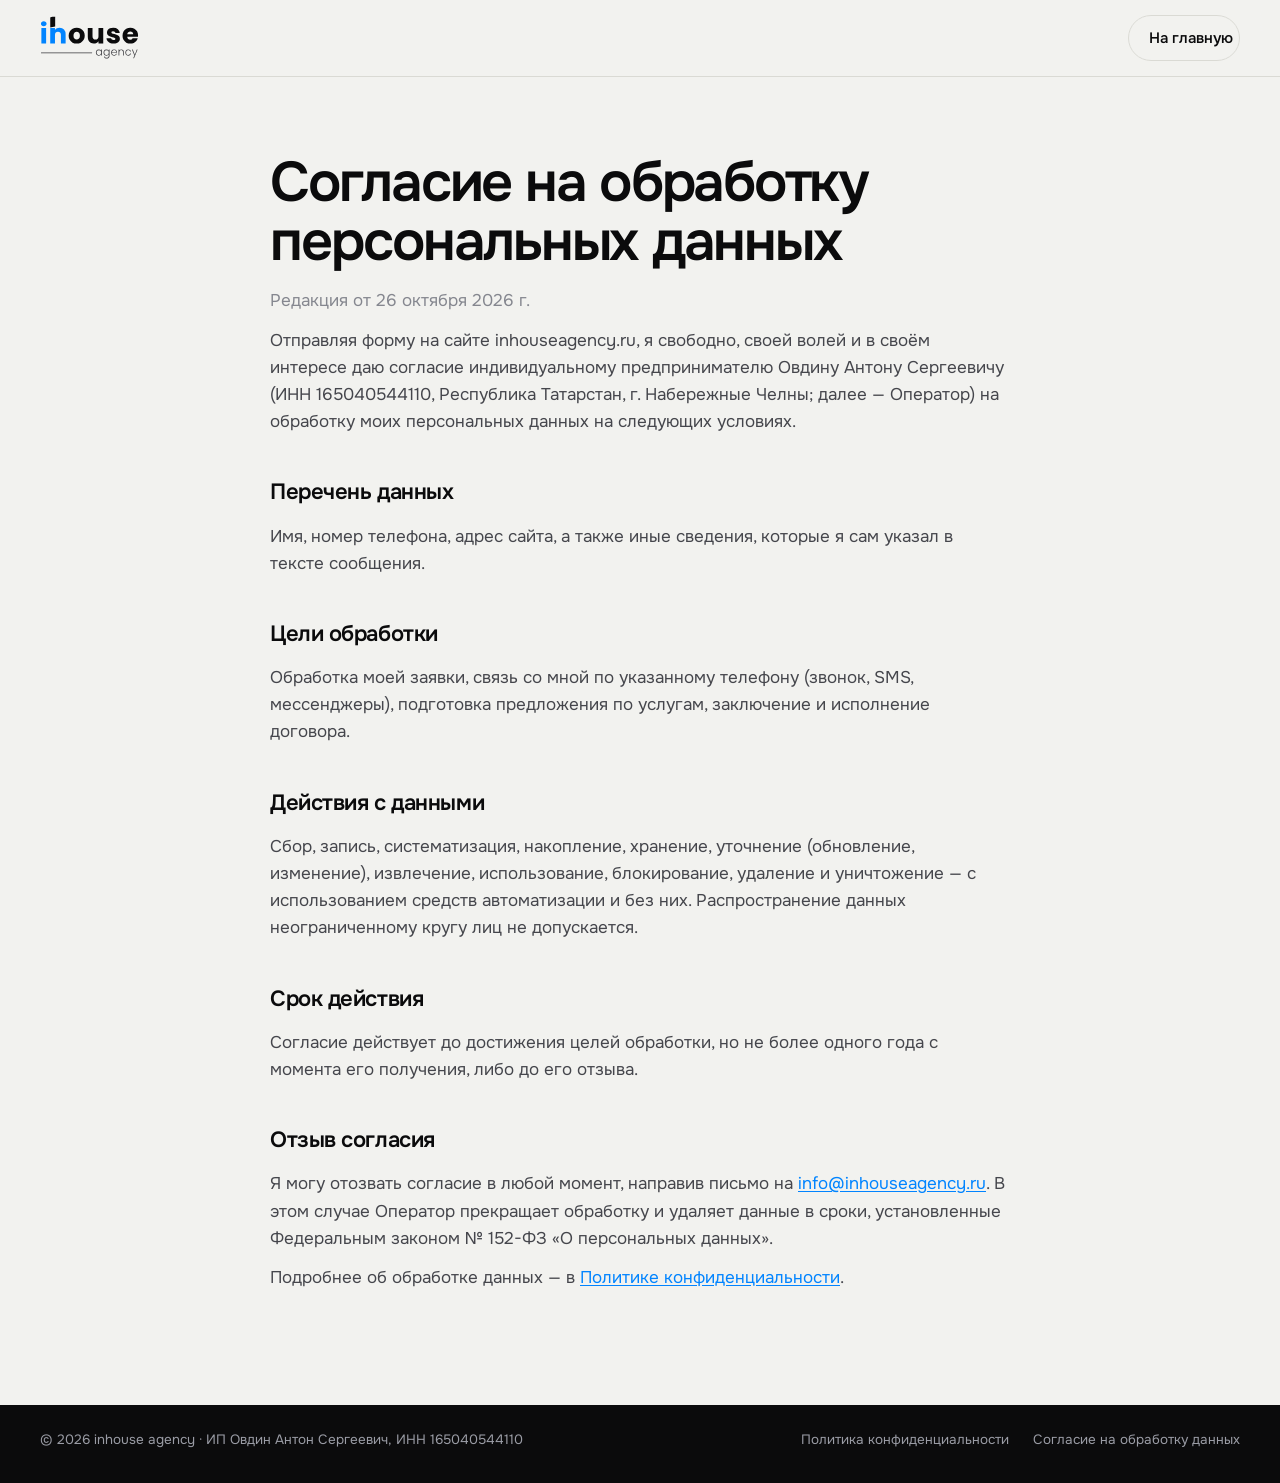
<file: consent.html>
<!doctype html>
<html lang="ru">
<head>
<meta charset="utf-8">
<meta name="viewport" content="width=device-width, initial-scale=1">
<title>Согласие на обработку персональных данных — inhouse agency</title>
<meta name="robots" content="noindex, follow">
<link rel="canonical" href="https://inhouseagency.ru/consent.html">
<link rel="icon" href="/favicon.svg" type="image/svg+xml">
<link rel="stylesheet" href="assets/css/style.css?v=20261031f">
</head>
<body>
<header class="header is-scrolled">
  <div class="container header__in">
    <a class="header__logo" href="./"><img src="assets/img/logo.svg" alt="inhouse agency" width="150" height="67"></a>
    <a class="btn btn--ghost btn--sm doc__back" href="./">На главную</a>
  </div>
</header>
<main class="doc container">
  <h1>Согласие на обработку персональных данных</h1>
  <p class="doc__date">Редакция от 26 октября 2026 г.</p>

  <p>Отправляя форму на сайте inhouseagency.ru, я свободно, своей волей и в своём интересе даю согласие индивидуальному предпринимателю Овдину Антону Сергеевичу (ИНН 165040544110, Республика Татарстан, г. Набережные Челны; далее — Оператор) на обработку моих персональных данных на следующих условиях.</p>

  <h2>Перечень данных</h2>
  <p>Имя, номер телефона, адрес сайта, а также иные сведения, которые я сам указал в тексте сообщения.</p>

  <h2>Цели обработки</h2>
  <p>Обработка моей заявки, связь со мной по указанному телефону (звонок, SMS, мессенджеры), подготовка предложения по услугам, заключение и исполнение договора.</p>

  <h2>Действия с данными</h2>
  <p>Сбор, запись, систематизация, накопление, хранение, уточнение (обновление, изменение), извлечение, использование, блокирование, удаление и уничтожение — с использованием средств автоматизации и без них. Распространение данных неограниченному кругу лиц не допускается.</p>

  <h2>Срок действия</h2>
  <p>Согласие действует до достижения целей обработки, но не более одного года с момента его получения, либо до его отзыва.</p>

  <h2>Отзыв согласия</h2>
  <p>Я могу отозвать согласие в любой момент, направив письмо на <a href="mailto:info@inhouseagency.ru">info@inhouseagency.ru</a>. В этом случае Оператор прекращает обработку и удаляет данные в сроки, установленные Федеральным законом № 152-ФЗ «О персональных данных».</p>

  <p>Подробнее об обработке данных — в <a href="privacy.html">Политике конфиденциальности</a>.</p>
</main>
<footer class="footer doc__footer">
  <div class="container footer__bottom">
    <p>© 2026 inhouse agency · ИП Овдин Антон Сергеевич, ИНН 165040544110</p>
    <p><a href="privacy.html">Политика конфиденциальности</a><a href="consent.html">Согласие на обработку данных</a></p>
  </div>
</footer>
</body>
</html>
</file>
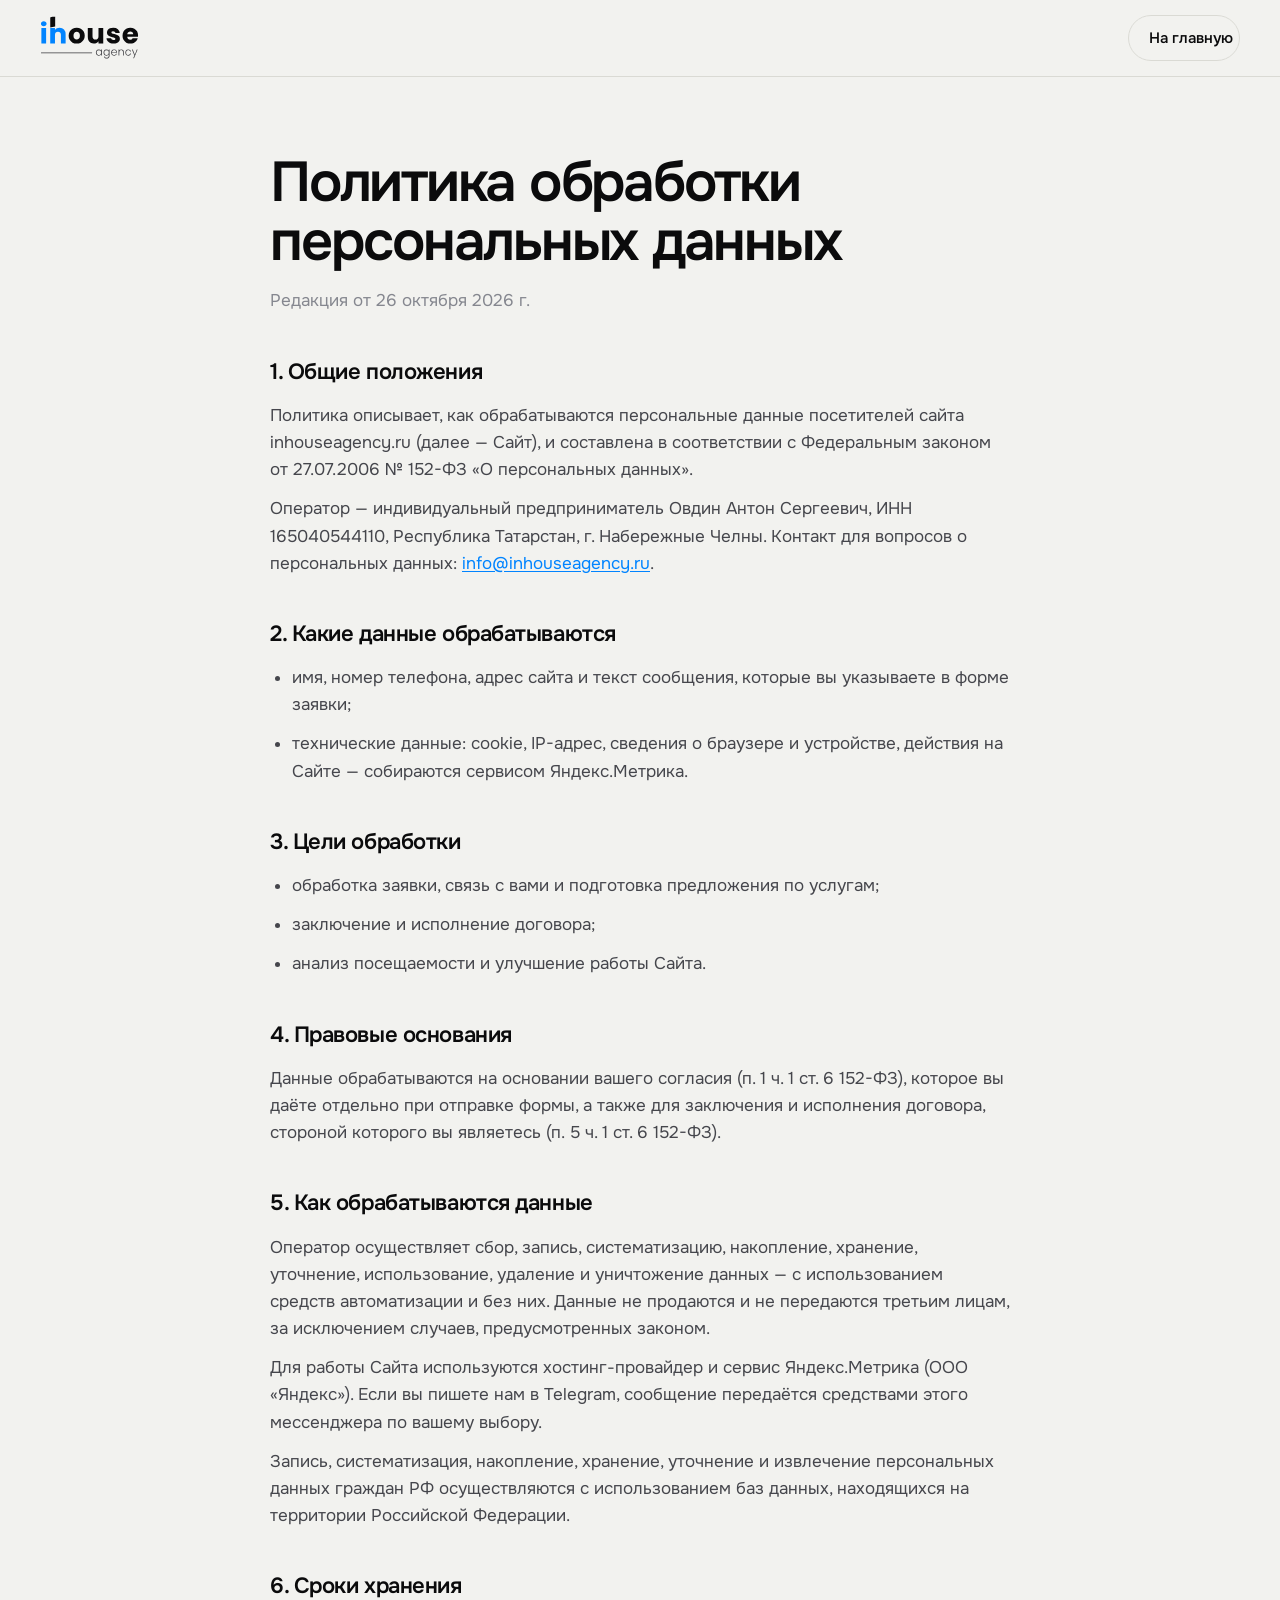
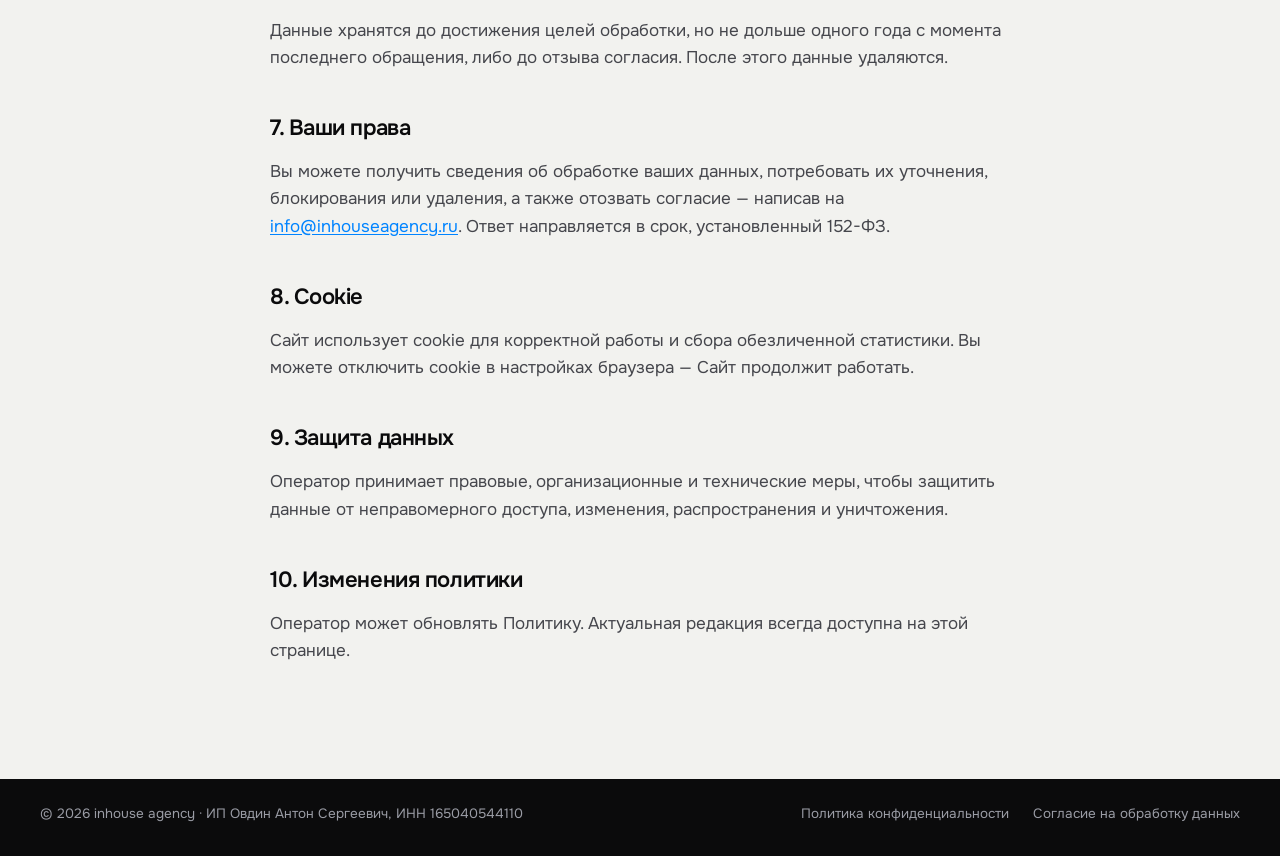
<file: privacy.html>
<!doctype html>
<html lang="ru">
<head>
<meta charset="utf-8">
<meta name="viewport" content="width=device-width, initial-scale=1">
<title>Политика конфиденциальности — inhouse agency</title>
<meta name="robots" content="noindex, follow">
<link rel="canonical" href="https://inhouseagency.ru/privacy.html">
<link rel="icon" href="/favicon.svg" type="image/svg+xml">
<link rel="stylesheet" href="assets/css/style.css?v=20261031f">
</head>
<body>
<header class="header is-scrolled">
  <div class="container header__in">
    <a class="header__logo" href="./"><img src="assets/img/logo.svg" alt="inhouse agency" width="150" height="67"></a>
    <a class="btn btn--ghost btn--sm doc__back" href="./">На главную</a>
  </div>
</header>
<main class="doc container">
  <h1>Политика обработки персональных данных</h1>
  <p class="doc__date">Редакция от 26 октября 2026 г.</p>

  <h2>1. Общие положения</h2>
  <p>Политика описывает, как обрабатываются персональные данные посетителей сайта inhouseagency.ru (далее — Сайт), и составлена в соответствии с Федеральным законом от 27.07.2006 № 152-ФЗ «О персональных данных».</p>
  <p>Оператор — индивидуальный предприниматель Овдин Антон Сергеевич, ИНН 165040544110, Республика Татарстан, г. Набережные Челны. Контакт для вопросов о персональных данных: <a href="mailto:info@inhouseagency.ru">info@inhouseagency.ru</a>.</p>

  <h2>2. Какие данные обрабатываются</h2>
  <ul>
    <li>имя, номер телефона, адрес сайта и текст сообщения, которые вы указываете в форме заявки;</li>
    <li>технические данные: cookie, IP-адрес, сведения о браузере и устройстве, действия на Сайте — собираются сервисом Яндекс.Метрика.</li>
  </ul>

  <h2>3. Цели обработки</h2>
  <ul>
    <li>обработка заявки, связь с вами и подготовка предложения по услугам;</li>
    <li>заключение и исполнение договора;</li>
    <li>анализ посещаемости и улучшение работы Сайта.</li>
  </ul>

  <h2>4. Правовые основания</h2>
  <p>Данные обрабатываются на основании вашего согласия (п. 1 ч. 1 ст. 6 152-ФЗ), которое вы даёте отдельно при отправке формы, а также для заключения и исполнения договора, стороной которого вы являетесь (п. 5 ч. 1 ст. 6 152-ФЗ).</p>

  <h2>5. Как обрабатываются данные</h2>
  <p>Оператор осуществляет сбор, запись, систематизацию, накопление, хранение, уточнение, использование, удаление и уничтожение данных — с использованием средств автоматизации и без них. Данные не продаются и не передаются третьим лицам, за исключением случаев, предусмотренных законом.</p>
  <p>Для работы Сайта используются хостинг-провайдер и сервис Яндекс.Метрика (ООО «Яндекс»). Если вы пишете нам в Telegram, сообщение передаётся средствами этого мессенджера по вашему выбору.</p>
  <p>Запись, систематизация, накопление, хранение, уточнение и извлечение персональных данных граждан РФ осуществляются с использованием баз данных, находящихся на территории Российской Федерации.</p>

  <h2>6. Сроки хранения</h2>
  <p>Данные хранятся до достижения целей обработки, но не дольше одного года с момента последнего обращения, либо до отзыва согласия. После этого данные удаляются.</p>

  <h2>7. Ваши права</h2>
  <p>Вы можете получить сведения об обработке ваших данных, потребовать их уточнения, блокирования или удаления, а также отозвать согласие — написав на <a href="mailto:info@inhouseagency.ru">info@inhouseagency.ru</a>. Ответ направляется в срок, установленный 152-ФЗ.</p>

  <h2>8. Cookie</h2>
  <p>Сайт использует cookie для корректной работы и сбора обезличенной статистики. Вы можете отключить cookie в настройках браузера — Сайт продолжит работать.</p>

  <h2>9. Защита данных</h2>
  <p>Оператор принимает правовые, организационные и технические меры, чтобы защитить данные от неправомерного доступа, изменения, распространения и уничтожения.</p>

  <h2>10. Изменения политики</h2>
  <p>Оператор может обновлять Политику. Актуальная редакция всегда доступна на этой странице.</p>
</main>
<footer class="footer doc__footer">
  <div class="container footer__bottom">
    <p>© 2026 inhouse agency · ИП Овдин Антон Сергеевич, ИНН 165040544110</p>
    <p><a href="privacy.html">Политика конфиденциальности</a><a href="consent.html">Согласие на обработку данных</a></p>
  </div>
</footer>
</body>
</html>
</file>
<file: assets/css/style.css>
/* inhouse agency — стили сайта. Без фреймворков. */

@font-face {
  font-family: "Oswald";
  src: url("../fonts/oswald-700-caps.woff2") format("woff2");
  font-weight: 700;
  font-style: normal;
  font-display: swap;
}

@font-face {
  font-family: "Onest";
  src: url("../fonts/onest-var.woff2") format("woff2");
  font-weight: 100 900;
  font-style: normal;
  font-display: swap;
}

:root {
  --bg: #F2F2EF;
  --surface: #FFFFFF;
  --ink: #0B0B0C;
  --ink-2: #45464C;
  --muted: #85878F;
  --line: #DADAD4;
  --accent: #0184FF;
  --accent-2: #006BD6;
  --dark: #0B0B0C;
  --dark-2: #17181B;
  --dark-line: #2A2B30;
  --dark-muted: #9A9CA5;
  --radius: 28px;
  --radius-sm: 16px;
  --pad: clamp(16px, 4vw, 40px);
  --ease: cubic-bezier(.2, .7, .1, 1);
  --header-h: 76px;
}

*, *::before, *::after { box-sizing: border-box; }
html { scroll-behavior: smooth; scroll-padding-top: calc(var(--header-h) + 8px); -webkit-text-size-adjust: 100%; }
body {
  margin: 0;
  background: var(--bg);
  color: var(--ink);
  font: 400 17px/1.6 "Onest", system-ui, -apple-system, "Segoe UI", Roboto, sans-serif;
  -webkit-font-smoothing: antialiased;
  text-rendering: optimizeLegibility;
  overflow-x: hidden;
}
img, svg { display: block; max-width: 100%; }
a { color: inherit; text-decoration: none; }
h1, h2, h3, p, ul, ol, figure { margin: 0; }
ul, ol { padding: 0; list-style: none; }
button, input, textarea { font: inherit; color: inherit; }
::selection { background: var(--accent); color: #fff; }
:focus-visible { outline: 2px solid var(--accent); outline-offset: 3px; border-radius: 6px; }
[hidden] { display: none !important; }

.container { width: 100%; max-width: 1320px; margin: 0 auto; padding: 0 var(--pad); }
.skip { position: absolute; left: -9999px; top: 8px; z-index: 100; background: var(--ink); color: #fff; padding: 10px 16px; border-radius: 10px; }
.skip:focus { left: 8px; }
.accent { color: var(--accent); }

/* ---------- Buttons ---------- */
.btn {
  display: inline-flex; align-items: center; justify-content: center; gap: 14px;
  min-height: 56px; padding: 8px 10px 8px 26px;
  border-radius: 999px; border: 1px solid transparent;
  font-weight: 550; font-size: 16px; line-height: 1.2; white-space: nowrap;
  cursor: pointer; transition: background .25s, color .25s, border-color .25s, transform .25s var(--ease);
}
.btn:active { transform: scale(.98); }
.btn__ico {
  width: 40px; height: 40px; border-radius: 50%; display: grid; place-items: center;
  background: var(--accent); flex: none; transition: transform .35s var(--ease), background .25s;
}
.btn__ico svg { width: 18px; height: 18px; fill: none; stroke: #fff; stroke-width: 2.2; stroke-linecap: round; stroke-linejoin: round; }
.btn:hover .btn__ico { transform: rotate(45deg); }
.btn--dark { background: var(--ink); color: #fff; }
.btn--dark:hover { background: #26272c; }
.btn--accent { background: var(--accent); color: #fff; padding-left: 26px; }
.btn--accent .btn__ico { background: #fff; }
.btn--accent .btn__ico svg { stroke: var(--accent); }
.btn--accent:hover { background: var(--accent-2); }
.btn--ghost { border-color: var(--line); padding: 8px 26px; }
.btn--ghost:hover { border-color: var(--ink); }
.btn--sm { min-height: 46px; font-size: 15px; padding: 5px 6px 5px 20px; }
.btn--sm .btn__ico { width: 34px; height: 34px; }
.btn--wide { width: 100%; justify-content: space-between; }

/* ---------- Header ---------- */
.header {
  position: sticky; top: 0; z-index: 50;
  background: rgba(242, 242, 239, .82);
  -webkit-backdrop-filter: saturate(1.4) blur(14px); backdrop-filter: saturate(1.4) blur(14px);
  border-bottom: 1px solid transparent; transition: border-color .3s;
}
.header.is-scrolled { border-bottom-color: var(--line); }
.header__in { height: var(--header-h); display: flex; align-items: center; gap: 32px; }
.header__logo img { height: 44px; width: auto; }
.nav { display: flex; gap: 28px; margin: 0 auto; font-size: 15px; font-weight: 500; }
.nav a { position: relative; color: var(--ink-2); transition: color .2s; }
.nav a::after { content: ""; position: absolute; left: 0; right: 0; bottom: -4px; height: 1.5px; background: var(--accent); transform: scaleX(0); transform-origin: left; transition: transform .3s var(--ease); }
.nav a:hover { color: var(--ink); }
.nav a:hover::after { transform: scaleX(1); }
.header__cta { display: flex; align-items: center; gap: 20px; }
.header__phone { font-weight: 600; font-size: 15px; white-space: nowrap; }
.header__phone:hover { color: var(--accent); }

.burger { display: none; width: 46px; height: 46px; border-radius: 50%; border: 1px solid var(--line); background: var(--surface); margin-left: auto; position: relative; cursor: pointer; }
.burger span { position: absolute; left: 13px; right: 13px; height: 2px; background: var(--ink); border-radius: 2px; transition: transform .3s var(--ease), top .3s var(--ease); }
.burger span:first-child { top: 18px; }
.burger span:last-child { top: 26px; }
.burger[aria-expanded="true"] span:first-child { top: 22px; transform: rotate(45deg); }
.burger[aria-expanded="true"] span:last-child { top: 22px; transform: rotate(-45deg); }

.menu {
  position: fixed; inset: var(--header-h) 0 0; z-index: 49; background: var(--bg);
  padding: 24px var(--pad) calc(24px + env(safe-area-inset-bottom));
  display: flex; flex-direction: column; justify-content: space-between;
  opacity: 0; transform: translateY(-8px); transition: opacity .25s, transform .3s var(--ease);
}
.menu.is-open { opacity: 1; transform: none; }
.menu__nav { display: flex; flex-direction: column; }
.menu__nav a { font-size: clamp(28px, 8vw, 40px); font-weight: 600; letter-spacing: -.03em; padding: 10px 0; border-bottom: 1px solid var(--line); }
.menu__foot { display: grid; gap: 14px; }
.menu__phone { font-size: 22px; font-weight: 600; }

/* ---------- Common ---------- */
.section { padding: clamp(80px, 11vw, 150px) 0; }
.section--dark { background: var(--dark); color: #fff; }
.label { font-size: 15px; font-weight: 500; color: var(--muted); letter-spacing: .01em; }
.section--dark .label { color: var(--dark-muted); }
.h2 {
  font-size: clamp(34px, 5.2vw, 72px); line-height: 1.02; font-weight: 600; letter-spacing: -.04em;
  text-wrap: balance; max-width: 20ch;
}
.grid-label { display: grid; grid-template-columns: minmax(140px, 1fr) 3fr; gap: 24px 40px; align-items: start; }
.grid-label > .label { padding-top: .9em; }

.chip {
  display: inline-flex; align-items: center; gap: 10px;
  padding: 8px 16px 8px 12px; border-radius: 999px; background: var(--surface); border: 1px solid var(--line);
  font-size: 14px; font-weight: 500; color: var(--ink-2);
}
.chip__dot { width: 8px; height: 8px; border-radius: 50%; background: #1DB954; box-shadow: 0 0 0 0 rgba(29, 185, 84, .5); animation: pulse 2.2s infinite; }
@keyframes pulse { 70% { box-shadow: 0 0 0 9px rgba(29, 185, 84, 0); } 100% { box-shadow: 0 0 0 0 rgba(29, 185, 84, 0); } }

.tags { display: flex; flex-wrap: wrap; gap: 8px; }
.tags li { font-size: 13px; padding: 5px 12px; border-radius: 999px; border: 1px solid var(--dark-line); color: var(--dark-muted); }

/* ---------- Hero: «вся нагрузка — на нас» ---------- */
.hero--sky {
  --hero-blue: #0184FF;
  --hero-blue-l: #3D9DFF;
  position: relative; isolation: isolate; overflow: hidden;
  margin-top: calc(var(--header-h) * -1);
  padding-top: calc(var(--header-h) + clamp(8px, 2vw, 28px));
  background:
    radial-gradient(60% 38% at 50% 20%, rgba(255,255,255,.20), transparent 70%),
    radial-gradient(45% 32% at 0% 0%, rgba(8,38,88,.38), transparent 72%),
    radial-gradient(45% 32% at 100% 0%, rgba(8,38,88,.38), transparent 72%),
    linear-gradient(180deg, #0A56B8 0%, #0D6AD6 16%, #2B86EA 36%, #69AEF2 54%, #A9D0F7 68%, #D6E8F8 80%, #EAF0F5 90%, #F2F2EF 100%);
}
.hero__bg { position: absolute; inset: 0; z-index: -1; pointer-events: none; }
.hero__side { position: absolute; height: auto; max-width: none; user-select: none; }
.hero__side--left { width: clamp(260px, 30vw, 520px); left: clamp(-260px, -13vw, -90px); top: 24%; }
.hero__side--right { width: clamp(380px, 44vw, 760px); right: clamp(-320px, -16vw, -120px); top: 52%; opacity: .96; }

.hero__scene { position: relative; container-type: inline-size; aspect-ratio: 1320 / 900; max-width: 1320px; margin: 0 auto; }
.hero__title {
  position: absolute; left: 0; right: 0; top: 1.5cqw; z-index: 1; margin: 0;
  font-family: "Oswald", "Onest", Impact, sans-serif; font-weight: 700; text-transform: uppercase;
  font-size: 10.2cqw; line-height: 1.04; letter-spacing: .005em; text-align: center; color: #fff;
  text-shadow: 0 4px 34px rgba(4, 40, 100, .28);
}
.hero__title span { display: block; }

.hero__stage { position: absolute; left: 14cqw; top: 21cqw; width: 72cqw; aspect-ratio: 1400 / 822; z-index: 2; }
.hero__photo { width: 100%; height: auto; display: block; filter: drop-shadow(0 30px 40px rgba(20, 60, 110, .18)); }
.hero__cta { position: absolute; left: 47%; top: 80%; transform: translateX(-50%); z-index: 3; }
.hero__cta:active { transform: translateX(-50%) scale(.98); }

.hero__cta.btn--dark { font-weight: 650; padding-left: 28px; box-shadow: 0 0 0 4px rgba(255,255,255,.55), 0 20px 40px -14px rgba(5, 20, 45, .65); }
.hero__cta.btn--dark:hover { background: #1F2024; }

.hero__doodle { position: absolute; z-index: 3; display: block; pointer-events: none; }
.hero__doodle svg { width: 100%; height: auto; }
.hero__doodle--a { width: 6.2cqw; left: 19cqw; top: 29cqw; }
.hero__doodle--b { width: 5.4cqw; right: 27cqw; top: 28cqw; }

/* Floating cards */
.hero__cards { position: absolute; inset: 0; z-index: 4; pointer-events: none; }
.hero__cards .hcard { pointer-events: auto; }
.hcard {
  --r: 24px;
  position: absolute; z-index: 4; width: 290px;
  background: #121417; color: #fff; border-radius: var(--r); padding: 18px;
  box-shadow: 0 24px 50px -24px rgba(5, 20, 45, .55);
}
.hcard p { margin: 0; }
.hcard--a { left: 0; top: 50cqw; display: flex; align-items: center; gap: 16px; padding: 14px 20px 14px 14px; }
.hcard--a p { font-size: 16px; line-height: 1.3; }
.hcard__ico { flex: none; width: 58px; height: 58px; border-radius: 16px; background: var(--hero-blue); display: grid; place-items: center; }
.hcard__ico svg { width: 28px; height: 28px; fill: none; stroke: #fff; stroke-width: 1.8; stroke-linecap: round; stroke-linejoin: round; }
.hcard--b { left: 0; top: calc(50cqw + 98px); padding: 20px 22px; }
.hcard__title { font-size: 17px; font-weight: 500; }
.hcard__muted { font-size: 13px; color: #8B8F98; margin-top: 4px !important; }
.hcard__row { display: flex; align-items: center; justify-content: space-between; margin-top: 22px; }
.hcard__icons { display: flex; }
.hcard__icons i { width: 40px; height: 40px; border-radius: 50%; background: #fff; border: 2px solid #121417; display: grid; place-items: center; margin-left: -9px; }
.hcard__icons i:first-child { margin-left: 0; background: var(--hero-blue); }
.hcard__icons i:first-child svg { stroke: #fff; }
.hcard__icons svg { width: 20px; height: 20px; fill: none; stroke: #0B0B0C; stroke-width: 1.8; stroke-linecap: round; stroke-linejoin: round; }
.hcard__new { display: inline-flex; align-items: center; gap: 8px; font-size: 14px; font-weight: 600; color: var(--hero-blue-l); }
.hcard__new b { width: 8px; height: 8px; border-radius: 50%; background: var(--hero-blue-l); box-shadow: 0 0 0 0 rgba(61, 157, 255, .6); animation: bluePulse 2s infinite; }
@keyframes bluePulse { 70% { box-shadow: 0 0 0 8px rgba(61, 157, 255, 0); } 100% { box-shadow: 0 0 0 0 rgba(61, 157, 255, 0); } }

.hcard--c { right: 0; top: 26cqw; padding: 22px 20px 20px; }
.hcard__bird { position: absolute; width: 92px; height: auto; left: 34px; top: -66px; }
.hcard__head { display: flex; align-items: center; justify-content: space-between; gap: 12px; }
.hcard__head p { font-size: 17px; }
.hcard__pill { background: var(--hero-blue); color: #fff; font-size: 13px; font-weight: 650; padding: 5px 12px; border-radius: 999px; }
.hcard__big { font-size: 30px; font-weight: 600; letter-spacing: -.03em; color: #fff; margin: 18px 0 16px !important; line-height: 1.05; }
.hcard__inner {
  position: relative; border-radius: 16px; padding: 14px 16px 14px; min-height: 150px; display: flex; flex-direction: column; justify-content: space-between;
  background: linear-gradient(135deg, #0052C4 0%, #0184FF 55%, #4DA8FF 100%); overflow: hidden;
}
.hcard__label { align-self: flex-end; font-size: 11.5px; color: rgba(255,255,255,.85); }
.hcard__spark { width: 100%; height: 54px; display: block; margin: 6px 0; }
.hcard__foot { display: flex; align-items: center; justify-content: space-between; font-size: 14px; font-weight: 500; }
.hcard__toggle { width: 46px; height: 26px; border-radius: 999px; background: rgba(11,11,12,.45); position: relative; }
.hcard__toggle::after { content: ""; position: absolute; right: 3px; top: 3px; width: 20px; height: 20px; border-radius: 50%; background: #fff; box-shadow: 0 2px 6px rgba(0,0,0,.25); }

/* Bottom text */
.hero__bottom { position: relative; z-index: 3; text-align: center; display: grid; justify-items: center; gap: 22px; margin-top: clamp(0px, 1vw, 16px); }
.hero__sub { font-size: clamp(32px, 4.2vw, 58px); line-height: 1.04; font-weight: 600; letter-spacing: -.04em; max-width: 17ch; text-wrap: balance; color: var(--ink); }
.hero__lead { font-size: clamp(17px, 1.5vw, 20px); color: var(--ink-2); max-width: 36em; text-wrap: balance; }
.hero__actions { display: flex; flex-wrap: wrap; justify-content: center; gap: 12px; margin-top: 6px; }
.hero--sky .btn--ghost { border-color: rgba(11,11,12,.22); background: rgba(255,255,255,.35); }
.hero--sky .btn--ghost:hover { border-color: var(--ink); }

/* Motion */
@media (prefers-reduced-motion: no-preference) {
  .hero__stage { animation: floaty 7s ease-in-out infinite alternate; }
  .hcard--a { animation: floaty 6s ease-in-out -2s infinite alternate; }
  .hcard--b { animation: floaty 6.5s ease-in-out -4s infinite alternate; }
  .hcard--c { animation: floaty 7.5s ease-in-out -1s infinite alternate; }
  .hero__doodle { animation: drift 9s ease-in-out infinite alternate; }
  .hero__doodle--b { animation-duration: 11s; animation-delay: -3s; }
  .hero__title, .hero__stage, .hero__cards, .hero__bottom { animation-fill-mode: both; }
  .hero__title { animation: rise .9s var(--ease) both; }
  .hero__cards { animation: rise .9s var(--ease) .25s both; }
  .hero__bottom { animation: rise .9s var(--ease) .35s both; }
}
@keyframes floaty { from { translate: 0 -5px; } to { translate: 0 7px; } }
@keyframes drift { from { translate: -6px 0; } to { translate: 10px -4px; } }
@keyframes rise { from { opacity: 0; transform: translateY(26px); } to { opacity: 1; transform: none; } }

.hero--sky .ticker { border-color: rgba(11,11,12,.12); margin-top: clamp(48px, 6vw, 88px); }

/* Header on the sky */
.header__logo { position: relative; display: block; }
.header__logo .logo-light { position: absolute; inset: 0; opacity: 0; }
.header { transition: background-color .3s, border-color .3s, -webkit-backdrop-filter .3s, backdrop-filter .3s; }
.header.is-sky { background: transparent; -webkit-backdrop-filter: none; backdrop-filter: none; border-bottom-color: transparent; }
.header.is-sky .logo-dark { opacity: 0; }
.header.is-sky .logo-light { opacity: 1; }
.header.is-sky .nav a { color: rgba(255,255,255,.88); }
.header.is-sky .nav a:hover { color: #fff; }
.header.is-sky .nav a::after { background: #fff; }
.header.is-sky .header__phone { color: #fff; }
.header.is-sky .header__cta .btn--dark { background: transparent; border: 1.5px solid rgba(255,255,255,.85); color: #fff; }
.header.is-sky .header__cta .btn--dark:hover { background: rgba(255,255,255,.12); }
.header.is-sky .header__cta .btn__ico { background: #fff; }
.header.is-sky .header__cta .btn__ico svg { stroke: var(--accent); }
.header.is-sky .burger { background: rgba(255,255,255,.12); border-color: rgba(255,255,255,.55); }
.header.is-sky .burger span { background: #fff; }
.logo-dark, .logo-light { transition: opacity .3s; }

/* Hero: tablet & mobile — сцена в потоке */
@media (max-width: 1099px) {
  .hero__scene { aspect-ratio: auto; display: flex; flex-direction: column; align-items: center; }
  .hero__title { position: relative; top: 0; font-size: clamp(44px, 12.4vw, 116px); margin-top: 8px; }
  .hero__stage { position: relative; left: auto; top: auto; width: min(112%, 860px); margin-top: clamp(6px, 2vw, 22px); }
  .hero__doodle--a { width: clamp(46px, 9vw, 72px); left: 4%; top: auto; bottom: 44%; }
  .hero__doodle--b { width: clamp(40px, 8vw, 64px); right: 6%; top: clamp(150px, 30vw, 260px); }
  .hero__cards {
    position: relative; inset: auto; z-index: 4; pointer-events: auto;
    order: 3; align-self: stretch; display: flex; align-items: flex-start; gap: 12px; overflow-x: auto; scroll-snap-type: x mandatory;
    margin: 8px calc(var(--pad) * -1) 0; padding: 70px var(--pad) 10px; scrollbar-width: none;
  }
  .hero__cards::-webkit-scrollbar { display: none; }
  .hcard { position: relative; left: auto; right: auto; top: auto; flex: 0 0 auto; scroll-snap-align: center; animation: none !important; }
  .hcard--c { order: -1; }
  .hero__bottom { margin-top: 28px; }
}
@media (min-width: 761px) and (max-width: 1099px) {
  .hero__cards { flex-wrap: wrap; justify-content: center; align-items: flex-start; overflow: visible; margin-inline: 0; padding-inline: 0; }
}
@media (max-width: 760px) {
  .hero__stage { width: 128%; }
  .hero__cta { top: 80%; min-height: 50px; font-size: 15px; padding-left: 20px; }
  .hero__doodle--a { display: none; }
  .hero__cta .btn__ico { width: 36px; height: 36px; }
  .hero__cards { flex-direction: column; align-items: stretch; overflow: visible; scroll-snap-type: none; margin: 8px 0 0; padding: 64px 0 0; gap: 12px; }
  .hcard, .hcard--b { width: 100%; }
  .hcard--a p { font-size: 15.5px; }
  .hero__side--left { top: 30%; }
  .hero__side--right { top: 44%; }
  .hero__actions .btn { width: 100%; justify-content: space-between; }
  .hero__actions .btn--ghost { justify-content: center; }
  .hero__bottom { text-align: left; justify-items: start; }
  .hero__lead { text-wrap: pretty; }
}

/* Ticker */
.ticker { margin-top: clamp(56px, 8vw, 110px); border-top: 1px solid var(--line); border-bottom: 1px solid var(--line); overflow: hidden; padding: 22px 0; }
.ticker__track { display: flex; width: max-content; gap: 48px; animation: ticker 56s linear infinite; }
.ticker__track span { font-size: clamp(18px, 2vw, 24px); font-weight: 500; letter-spacing: -.02em; white-space: nowrap; color: var(--ink-2); }
@keyframes ticker { to { transform: translateX(calc(-50% - 24px)); } }
.ticker:hover .ticker__track { animation-play-state: paused; }
@media (prefers-reduced-motion: reduce) { .ticker__track { animation: none; flex-wrap: wrap; width: auto; padding: 0 var(--pad); gap: 8px 28px; } .ticker__track [aria-hidden] { display: none; } }

/* ---------- About ---------- */
.about .h2 { max-width: 22ch; }
.about__cols { display: grid; grid-template-columns: 1fr 1fr; gap: 32px; margin-top: 48px; color: var(--ink-2); font-size: 18px; max-width: 900px; }
.facts { display: grid; grid-template-columns: repeat(3, 1fr); gap: 16px; margin-top: 64px; }
.facts li { background: var(--surface); border-radius: var(--radius-sm); padding: 28px; border: 1px solid var(--line); display: grid; gap: 10px; align-content: start; }
.facts b { font-size: clamp(44px, 5vw, 64px); font-weight: 600; letter-spacing: -.05em; line-height: 1; color: var(--accent); }
.facts span { color: var(--ink-2); font-size: 16px; line-height: 1.45; }

/* ---------- Services ---------- */
.services .h2 { max-width: 18ch; }
.svc { margin-top: clamp(48px, 6vw, 80px); border-top: 1px solid var(--dark-line); counter-reset: svc; }
.svc__row {
  position: relative; display: grid; grid-template-columns: 90px minmax(0, 1fr) minmax(0, 1.1fr); gap: 16px 32px;
  padding: 34px 0; border-bottom: 1px solid var(--dark-line); align-items: start; isolation: isolate;
}
.svc__row::before {
  content: ""; position: absolute; inset: 0 calc(var(--pad) * -1); z-index: -1;
  background: var(--dark-2); opacity: 0; transition: opacity .35s;
}
.svc__row:hover::before { opacity: 1; }
.svc__num { font-size: 15px; font-weight: 500; color: var(--dark-muted); padding-top: .55em; }
.svc__title { font-size: clamp(26px, 3.2vw, 44px); font-weight: 600; letter-spacing: -.035em; line-height: 1.08; transition: color .3s, transform .4s var(--ease); }
.svc__row:hover .svc__title { color: var(--accent); transform: translateX(8px); }
.svc__body { display: grid; gap: 18px; color: #C9CBD1; font-size: 16.5px; }

/* ---------- Format ---------- */
.format__grid { display: grid; grid-template-columns: 1fr 1fr; gap: 16px; margin-top: clamp(48px, 6vw, 80px); }
.card { background: var(--surface); border: 1px solid var(--line); border-radius: var(--radius); padding: clamp(28px, 3.5vw, 48px); display: flex; flex-direction: column; gap: 18px; }
.card__kicker { font-size: 14px; font-weight: 600; text-transform: uppercase; letter-spacing: .08em; color: var(--muted); }
.card__title { font-size: clamp(28px, 3vw, 40px); font-weight: 600; letter-spacing: -.035em; line-height: 1.05; }
.card__text { color: var(--ink-2); font-size: 17px; max-width: 30em; }
.ticks { display: grid; gap: 12px; margin: 8px 0 4px; }
.ticks li { position: relative; padding-left: 32px; }
.ticks li::before { content: ""; position: absolute; left: 0; top: .3em; width: 20px; height: 20px; border-radius: 50%; background: var(--bg) url("data:image/svg+xml,%3Csvg xmlns='http://www.w3.org/2000/svg' viewBox='0 0 20 20'%3E%3Cpath d='m6 10.5 2.6 2.5L14 7.5' fill='none' stroke='%230184FF' stroke-width='2' stroke-linecap='round' stroke-linejoin='round'/%3E%3C/svg%3E") center/20px no-repeat; }
.card__note { margin-top: auto; padding-top: 20px; border-top: 1px solid var(--line); font-weight: 600; }
.card--accent { background: var(--accent); border-color: var(--accent); color: #fff; }
.card--accent .card__kicker, .card--accent .card__text { color: rgba(255,255,255,.78); }
.card--accent .ticks li::before { background-color: rgba(255,255,255,.18); background-image: url("data:image/svg+xml,%3Csvg xmlns='http://www.w3.org/2000/svg' viewBox='0 0 20 20'%3E%3Cpath d='m6 10.5 2.6 2.5L14 7.5' fill='none' stroke='%23fff' stroke-width='2' stroke-linecap='round' stroke-linejoin='round'/%3E%3C/svg%3E"); }
.card--accent .card__note { border-top-color: rgba(255,255,255,.25); }

/* ---------- Process ---------- */
.process { padding-top: 0; }
.steps { display: grid; grid-template-columns: repeat(4, 1fr); gap: 16px; margin-top: clamp(48px, 6vw, 80px); }
.step { border-top: 2px solid var(--ink); padding-top: 24px; display: grid; gap: 12px; align-content: start; }
.step__num { font-size: 14px; font-weight: 600; color: var(--accent); }
.step h3 { font-size: clamp(22px, 2vw, 28px); font-weight: 600; letter-spacing: -.03em; line-height: 1.1; }
.step p { color: var(--ink-2); font-size: 16px; }

/* ---------- Price ---------- */
.price { background: var(--surface); border-top: 1px solid var(--line); border-bottom: 1px solid var(--line); }
.price__cols { display: grid; grid-template-columns: 1.1fr 1fr; gap: clamp(32px, 5vw, 72px); margin-top: 48px; align-items: start; }
.price__text { display: grid; gap: 20px; color: var(--ink-2); font-size: 18px; justify-items: start; }
.price__text .btn { margin-top: 12px; }
.factors { display: grid; gap: 10px; }
.factors li { display: flex; align-items: center; gap: 20px; padding: 22px 26px; border-radius: var(--radius-sm); background: var(--bg); font-size: clamp(18px, 1.7vw, 22px); font-weight: 550; letter-spacing: -.02em; }
.factors span { font-size: 13px; font-weight: 600; color: var(--accent); }

/* ---------- FAQ ---------- */
.acc { margin-top: 48px; border-top: 1px solid var(--line); }
.acc__it { border-bottom: 1px solid var(--line); }
.acc__it summary {
  list-style: none; cursor: pointer; display: grid; grid-template-columns: 52px 1fr 40px; align-items: center; gap: 12px;
  padding: 26px 0; font-size: clamp(18px, 1.8vw, 23px); font-weight: 550; letter-spacing: -.02em; line-height: 1.3;
}
.acc__it summary::-webkit-details-marker { display: none; }
.acc__num { font-size: 14px; color: var(--muted); font-weight: 500; }
.acc__it summary i { width: 40px; height: 40px; border-radius: 50%; border: 1px solid var(--line); position: relative; transition: background .25s, border-color .25s, transform .35s var(--ease); }
.acc__it summary i::before, .acc__it summary i::after { content: ""; position: absolute; left: 50%; top: 50%; width: 14px; height: 1.8px; background: currentColor; transform: translate(-50%, -50%); border-radius: 2px; }
.acc__it summary i::after { transform: translate(-50%, -50%) rotate(90deg); }
.acc__it[open] summary i { transform: rotate(45deg); background: var(--ink); border-color: var(--ink); color: #fff; }
.acc__it summary:hover i { border-color: var(--ink); }
.acc__body { padding: 0 52px 28px 64px; color: var(--ink-2); max-width: 860px; }

/* ---------- Contacts ---------- */
.contacts__in { display: grid; grid-template-columns: 1fr 1fr; gap: clamp(40px, 6vw, 96px); align-items: start; }
.contacts__text { display: grid; gap: 24px; }
.contacts__text .h2 { max-width: 14ch; }
.contacts__lead { color: #C9CBD1; font-size: 18px; max-width: 28em; }
.contacts__list { display: grid; margin-top: 16px; border-top: 1px solid var(--dark-line); }
.contacts__list li { display: grid; grid-template-columns: 120px 1fr; gap: 4px 16px; padding: 18px 0; border-bottom: 1px solid var(--dark-line); }
.contacts__list span { color: var(--dark-muted); font-size: 15px; grid-row: span 2; }
.contacts__list a, .contacts__list p { font-size: 18px; font-weight: 500; grid-column: 2; }
.contacts__list a:hover { color: var(--accent); }

.form { background: var(--surface); color: var(--ink); border-radius: var(--radius); padding: clamp(24px, 3vw, 40px); display: grid; gap: 18px; }
.form__row { display: grid; grid-template-columns: 1fr 1fr; gap: 18px; }
.field { display: grid; gap: 8px; border: 0; padding: 0; margin: 0; min-width: 0; }
.field > span, .field legend { font-size: 14px; font-weight: 600; color: var(--ink-2); padding: 0; }
.field em { font-style: normal; font-weight: 400; color: var(--muted); }
.field input, .field textarea {
  width: 100%; border: 1px solid var(--line); background: var(--bg); border-radius: 14px;
  padding: 15px 16px; font-size: 16px; outline: none; transition: border-color .2s, background .2s; resize: vertical;
}
.field input::placeholder, .field textarea::placeholder { color: #A5A7AE; }
.field input:focus, .field textarea:focus { border-color: var(--accent); background: #fff; }
.field input.is-invalid { border-color: #E5484D; background: #FFF5F5; }
.field legend { margin-bottom: 8px; }
.pills { display: flex; flex-wrap: wrap; gap: 8px; }
.pills label { cursor: pointer; position: relative; }
.pills input { position: absolute; inset: 0; width: 100%; height: 100%; margin: 0; opacity: 0; pointer-events: none; }
.pills span { display: inline-block; padding: 9px 16px; border-radius: 999px; border: 1px solid var(--line); font-size: 14.5px; font-weight: 500; transition: background .2s, border-color .2s, color .2s; user-select: none; }
.pills label:hover span { border-color: var(--ink); }
.pills input:checked + span { background: var(--ink); border-color: var(--ink); color: #fff; }
.pills input:focus-visible + span { outline: 2px solid var(--accent); outline-offset: 2px; }
.hp { position: absolute; left: -9999px; width: 1px; height: 1px; opacity: 0; }
.consent { display: grid; grid-template-columns: 22px 1fr; gap: 12px; font-size: 13.5px; line-height: 1.45; color: var(--ink-2); cursor: pointer; }
.consent input { width: 20px; height: 20px; margin: 0; accent-color: var(--accent); }
.consent a { text-decoration: underline; text-underline-offset: 2px; }
.consent.is-invalid { color: #E5484D; }
.form__status { font-size: 15px; min-height: 1.4em; }
.form__status.is-ok { color: #1A8F4A; font-weight: 600; }
.form__status.is-err { color: #E5484D; }
.form button[disabled] { opacity: .6; pointer-events: none; }

/* ---------- Footer ---------- */
.footer { background: var(--dark); color: #fff; padding: 0 0 32px; }
.footer__big { font-size: clamp(40px, 7.4vw, 112px); line-height: .98; font-weight: 600; letter-spacing: -.05em; padding: clamp(40px, 6vw, 80px) 0; border-top: 1px solid var(--dark-line); }
.footer__big span { color: var(--dark-muted); }
.footer__grid { display: grid; grid-template-columns: 1.4fr repeat(3, 1fr); gap: 32px; padding: 40px 0; border-top: 1px solid var(--dark-line); }
.footer__logo img { height: 52px; width: auto; }
.footer__col { display: grid; gap: 10px; align-content: start; font-size: 15px; }
.footer__col p { color: var(--dark-muted); margin-bottom: 4px; }
.footer__col a { color: #E3E4E8; }
.footer__col a:hover { color: var(--accent); }
.footer__bottom { display: flex; flex-wrap: wrap; justify-content: space-between; gap: 12px 32px; padding-top: 24px; border-top: 1px solid var(--dark-line); font-size: 13.5px; color: var(--dark-muted); }
.footer__bottom p:last-child { display: flex; gap: 24px; flex-wrap: wrap; }
.footer__bottom a:hover { color: #fff; }

/* ---------- Cookie ---------- */
.cookie {
  position: fixed; left: 16px; bottom: 16px; z-index: 60; max-width: 420px;
  display: flex; align-items: center; gap: 16px; padding: 14px 14px 14px 20px;
  background: var(--surface); border: 1px solid var(--line); border-radius: 20px; box-shadow: 0 20px 40px -20px rgba(0,0,0,.3);
  font-size: 13.5px; line-height: 1.45; color: var(--ink-2);
}
.cookie a { text-decoration: underline; }
.cookie .btn { padding: 0 18px; flex: none; }

/* ---------- Reveal ---------- */
@media (prefers-reduced-motion: no-preference) {
  .js .reveal { opacity: 0; transform: translateY(24px); transition: opacity .8s var(--ease), transform .8s var(--ease); }
  .js .reveal.is-in { opacity: 1; transform: none; }
}

/* ---------- Responsive ---------- */
@media (max-width: 1180px) {
  .nav { gap: 20px; }
  .header__phone { display: none; }
}
@media (max-width: 1024px) {
  .nav, .header__cta { display: none; }
  .burger { display: block; }
  .svc__row { grid-template-columns: 60px 1fr; }
  .svc__body { grid-column: 2; }
  .steps { grid-template-columns: 1fr 1fr; gap: 40px 16px; }
  .contacts__in { grid-template-columns: 1fr; }
  .footer__grid { grid-template-columns: 1fr 1fr; }
  .footer__logo { grid-column: 1 / -1; }
}
@media (max-width: 760px) {
  :root { --header-h: 66px; --radius: 22px; }
  body { font-size: 16px; }
  .header__logo img { height: 36px; }
  .grid-label { grid-template-columns: 1fr; gap: 16px; }
  .grid-label > .label { padding-top: 0; }
  .btn { white-space: normal; text-align: left; }
  .about__cols { grid-template-columns: 1fr; gap: 16px; margin-top: 28px; font-size: 17px; }
  .facts { grid-template-columns: 1fr; margin-top: 36px; }
  .facts li { grid-template-columns: auto 1fr; align-items: center; gap: 20px; padding: 22px; }
  .facts b { min-width: 1.2em; }
  .svc__row { grid-template-columns: 1fr; gap: 12px; padding: 28px 0; }
  .svc__body { grid-column: auto; }
  .svc__num { padding-top: 0; }
  .format__grid { grid-template-columns: 1fr; }
  .steps { grid-template-columns: 1fr; gap: 28px; }
  .price__cols { grid-template-columns: 1fr; margin-top: 28px; }
  .price__text .btn { width: 100%; justify-content: space-between; }
  .acc__it summary { grid-template-columns: 36px 1fr 36px; padding: 22px 0; }
  .acc__it summary i { width: 36px; height: 36px; }
  .acc__body { padding: 0 0 24px 48px; }
  .form__row { grid-template-columns: 1fr; }
  .contacts__list li { grid-template-columns: 96px 1fr; }
  .footer__grid { grid-template-columns: 1fr 1fr; gap: 28px 16px; }
  .footer__bottom { flex-direction: column; }
  .cookie { left: 10px; right: 10px; bottom: 10px; max-width: none; }
}

/* ---------- Документы и 404 ---------- */
.doc__back { margin-left: auto; }
.doc { max-width: 820px; padding-top: clamp(40px, 6vw, 80px); padding-bottom: clamp(60px, 8vw, 120px); color: var(--ink-2); }
.doc h1 { font-size: clamp(32px, 4.4vw, 56px); line-height: 1.05; font-weight: 600; letter-spacing: -.04em; color: var(--ink); text-wrap: balance; }
.doc h2 { font-size: 22px; font-weight: 600; letter-spacing: -.02em; color: var(--ink); margin: 40px 0 12px; }
.doc p, .doc li { margin-bottom: 12px; }
.doc ul { list-style: disc; padding-left: 22px; }
.doc a { color: var(--accent); text-decoration: underline; text-underline-offset: 2px; }
.doc__date { color: var(--muted); margin-top: 16px; }
.doc__footer { padding-top: 0; }
.doc__footer .footer__bottom { border-top: 0; }
.nf { min-height: 100vh; min-height: 100svh; display: grid; align-content: center; justify-items: start; gap: 28px; }
.nf img { height: 40px; width: auto; }
.nf__code { font-size: clamp(96px, 18vw, 220px); font-weight: 650; letter-spacing: -.06em; line-height: .9; color: var(--accent); }
.form__status p { margin-bottom: 12px; color: var(--ink-2); }
.form__status.is-ok p { color: #1A8F4A; font-weight: 600; }
.form__tg { padding: 0 22px; }

/* ---------- Виджет-робот: вопрос в Telegram ---------- */
.bot { position: fixed; right: clamp(12px, 2vw, 28px); bottom: clamp(12px, 2vw, 24px); z-index: 45; display: flex; flex-direction: column; align-items: flex-end; transition: bottom .3s var(--ease); }
.bot__btn { position: relative; display: block; padding: 0; border: 0; background: none; cursor: pointer; -webkit-tap-highlight-color: transparent; }
.bot__btn:focus-visible { outline: 2px solid var(--accent); outline-offset: 4px; border-radius: 12px; }
.bot__svg {
  display: block; width: 68px; height: auto; overflow: visible;
  filter: drop-shadow(2px 0 0 #fff) drop-shadow(-2px 0 0 #fff) drop-shadow(0 2px 0 #fff) drop-shadow(0 -2px 0 #fff) drop-shadow(0 8px 10px rgba(11,11,12,.18));
  transition: transform .25s var(--ease);
}
.bot__btn:hover .bot__svg { transform: translateY(-3px); }
.bot__tip {
  position: absolute; right: calc(100% + 6px); top: 26%; white-space: nowrap;
  background: var(--ink); color: #fff; font-size: 13px; font-weight: 600; padding: 7px 12px; border-radius: 12px 12px 4px 12px;
  opacity: 0; transform: translateX(6px); pointer-events: none; transition: opacity .3s, transform .3s var(--ease);
}
.bot.is-tip .bot__tip { opacity: 1; transform: none; }
.bot.is-open .bot__tip, .bot.was-opened .bot__tip { opacity: 0 !important; }

/* кадры анимации */
.bot__arm--a, .bot__arm--b, .bot__blink { opacity: 0; }
.bot__ant rect { animation: botAnt 1.6s steps(1) infinite; }
@keyframes botAnt { 50% { fill: #fff; } }
@media (prefers-reduced-motion: no-preference) {
  .bot__body { animation: botBob 1.4s steps(1) infinite; }
  .bot__eyes { animation: botEyes 4.6s steps(1) infinite; }
  .bot__blink { animation: botBlink 4.6s steps(1) infinite; }
  .bot__arm--down { animation: botDown 5s steps(1) infinite; }
  .bot__arm--a { animation: botA 5s steps(1) infinite; }
  .bot__arm--b { animation: botB 5s steps(1) infinite; }
  .bot.is-open .bot__arm--down, .bot__btn:hover .bot__arm--down { animation: none; opacity: 0; }
  .bot.is-open .bot__arm--a, .bot__btn:hover .bot__arm--a { animation: botFastA .5s steps(1) infinite; }
  .bot.is-open .bot__arm--b, .bot__btn:hover .bot__arm--b { animation: botFastB .5s steps(1) infinite; }
}
@media (prefers-reduced-motion: reduce) {
  .bot.is-open .bot__arm--down { opacity: 0; }
  .bot.is-open .bot__arm--a { opacity: 1; }
}
@keyframes botBob { 0% { transform: none; } 50% { transform: translateY(-1px); } }
@keyframes botEyes { 0% { opacity: 1; } 94% { opacity: 0; } 97% { opacity: 1; } }
@keyframes botBlink { 0% { opacity: 0; } 94% { opacity: 1; } 97% { opacity: 0; } }
@keyframes botDown { 0% { opacity: 1; } 60% { opacity: 0; } 84% { opacity: 1; } }
@keyframes botA { 0% { opacity: 0; } 60% { opacity: 1; } 64% { opacity: 0; } 68% { opacity: 1; } 72% { opacity: 0; } 76% { opacity: 1; } 80% { opacity: 0; } 84% { opacity: 0; } }
@keyframes botB { 0% { opacity: 0; } 64% { opacity: 1; } 68% { opacity: 0; } 72% { opacity: 1; } 76% { opacity: 0; } 80% { opacity: 1; } 84% { opacity: 0; } }
@keyframes botFastA { 0% { opacity: 1; } 50% { opacity: 0; } }
@keyframes botFastB { 0% { opacity: 0; } 50% { opacity: 1; } }

/* окно */
.bot__pop {
  position: absolute; right: 0; bottom: calc(100% + 12px); width: 312px; max-width: calc(100vw - 24px);
  background: #fff; color: var(--ink); border-radius: 22px; padding: 22px 20px 18px;
  box-shadow: 0 24px 60px -18px rgba(11, 11, 12, .35), 0 0 0 1px rgba(11,11,12,.06);
  opacity: 0; transform: translateY(10px) scale(.97); transform-origin: 85% 100%;
  transition: opacity .22s, transform .3s var(--ease);
}
.bot__pop::after { content: ""; position: absolute; right: 30px; bottom: -8px; width: 16px; height: 16px; background: #fff; transform: rotate(45deg); border-radius: 0 0 4px 0; box-shadow: 4px 4px 6px -3px rgba(11,11,12,.12); }
.bot.is-open .bot__pop { opacity: 1; transform: none; }
.bot__close { position: absolute; top: 10px; right: 10px; width: 32px; height: 32px; border: 0; border-radius: 50%; background: var(--bg); color: var(--ink-2); font-size: 20px; line-height: 1; cursor: pointer; }
.bot__close:hover { background: #E6E6E1; color: var(--ink); }
.bot__hi { font-size: 19px; font-weight: 650; letter-spacing: -.02em; padding-right: 36px; }
.bot__text { font-size: 14.5px; line-height: 1.45; color: var(--ink-2); margin-top: 6px !important; }
.bot__form { display: grid; gap: 10px; margin-top: 14px; }
.bot__form textarea { width: 100%; resize: none; border: 1px solid var(--line); background: var(--bg); border-radius: 14px; padding: 12px 14px; font-size: 15px; outline: none; transition: border-color .2s, background .2s; }
.bot__form textarea:focus { border-color: var(--accent); background: #fff; }
.bot__send { width: 100%; min-height: 48px; padding: 0 18px; justify-content: center; gap: 10px; }
.bot__send svg { width: 20px; height: 20px; flex: none; }
.bot__note { font-size: 13px; color: #1A8F4A; font-weight: 600; margin-top: 8px !important; }
.bot__note:empty { display: none; }
.bot__direct { display: inline-block; margin-top: 10px; font-size: 13.5px; color: var(--accent); }
.bot__direct:hover { text-decoration: underline; }

@media (max-width: 760px) {
  .bot__svg { width: 56px; }
  .bot__tip { font-size: 12px; }
  body.cookie-open .bot { bottom: 118px; }
}
</file>
